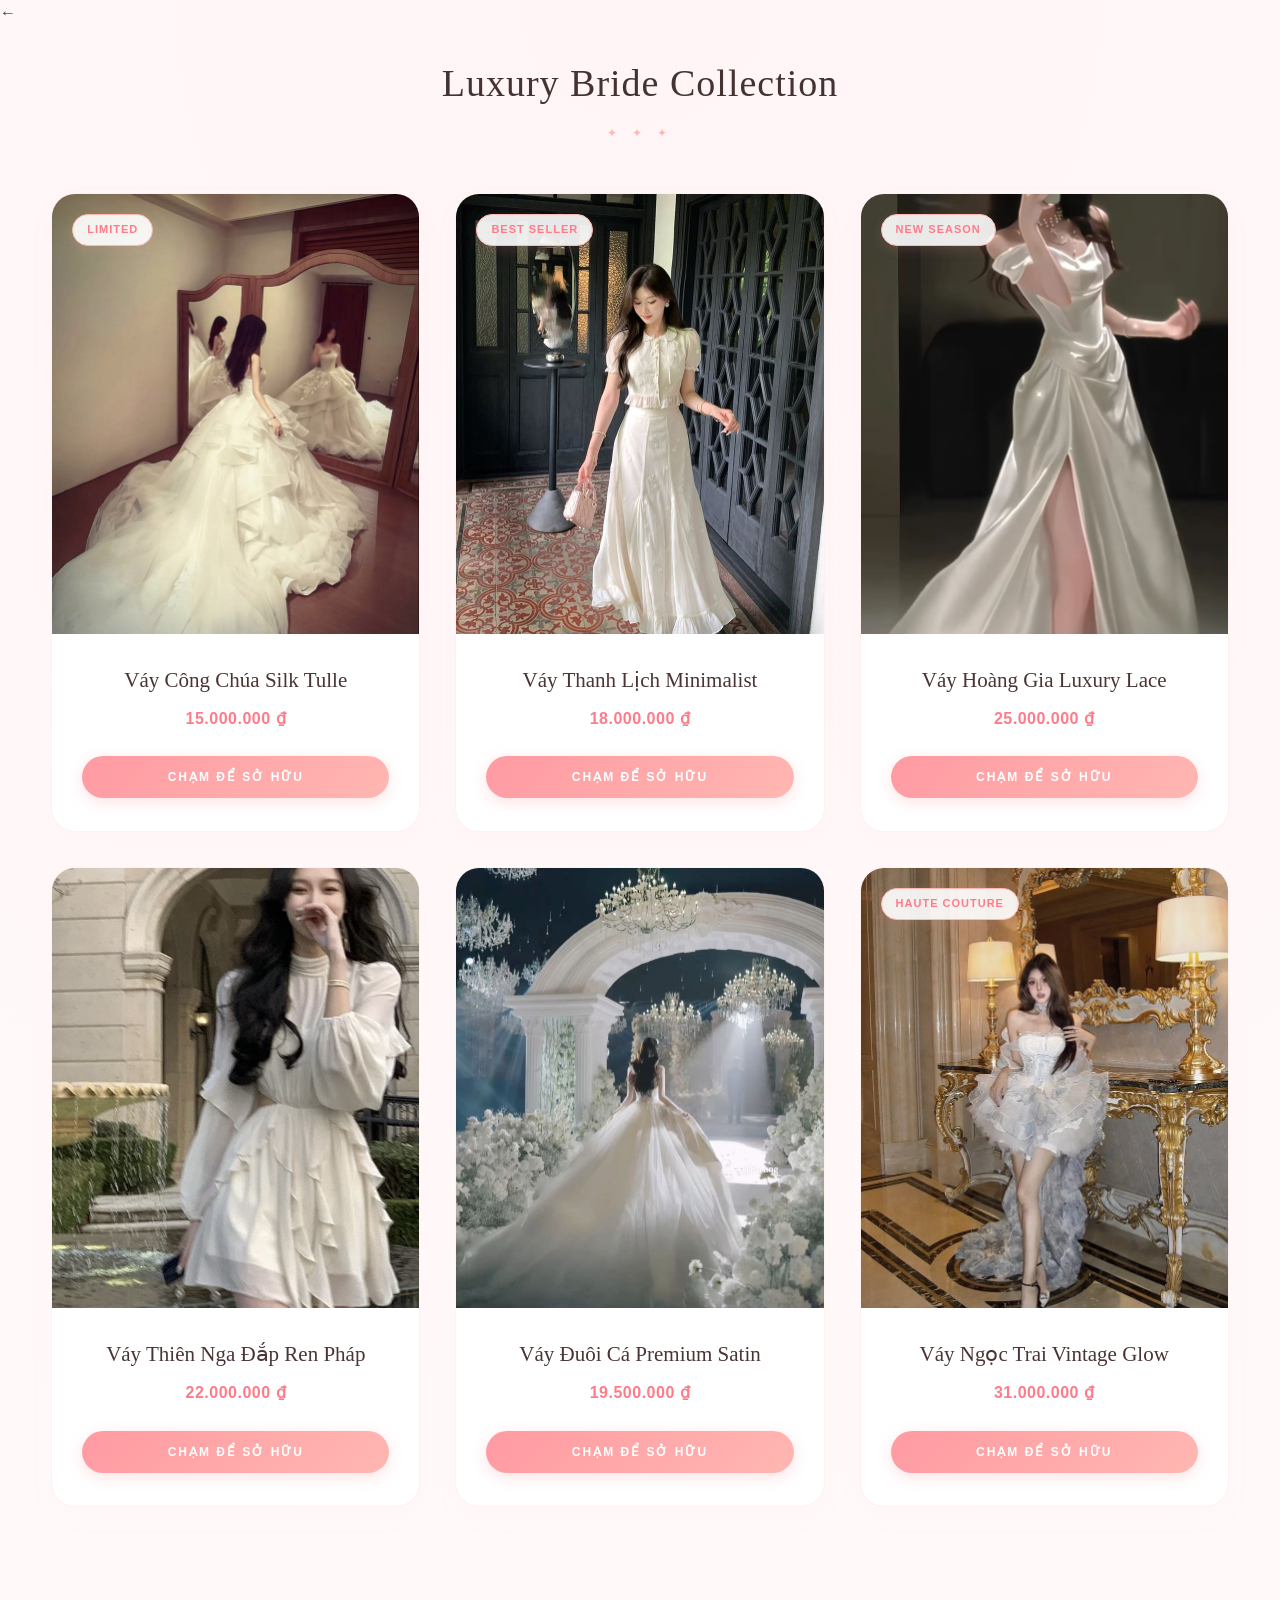
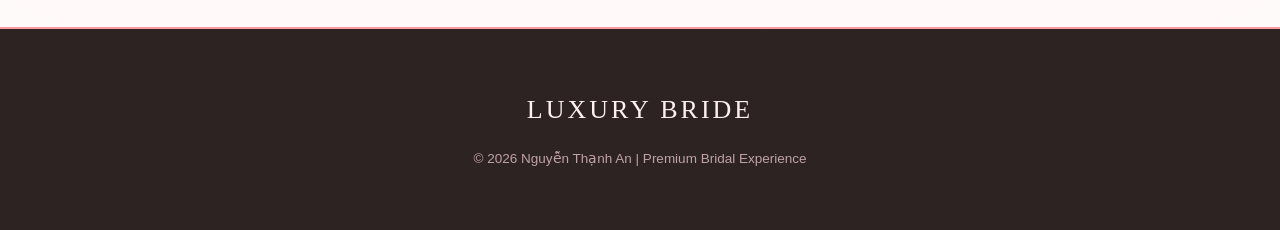
<file: bosutap.html>
<!DOCTYPE html>
<html lang="vi">
<link href="styles/default2.css" type="text/css" rel="stylesheet"/>
<!DOCTYPE html>
<html lang="vi">
<head>
    <meta charset="UTF-8">
    <meta name="viewport" content="width=device-width, initial-scale=1.0">
    <title>Luxury Collection - Luxury Bride</title>
    <link href="styles/default7.css" type="text/css" rel="stylesheet"/>
</head>
<body class="collection-body">

<div id="draggable-back-btn" class="floating-back-btn" onclick="goToHome(event)" title="Quay về trang chủ">
    <span>←</span>
</div>

<div class="title-block-luxury">
    <span class="subtitle">&nbsp;</span>
    <h2>Luxury Bride Collection</h2>
    <div class="divider-diamond">✦  ✦  ✦</div>
</div>

<section class="products-grid-premium">

    <div class="card-premium">
        <div class="img-wrapper"> 
            <span class="luxury-tag">Limited</span>
          <img src="image/2a9ccee4ad9227e139180ed3a18d23a5.jpg" alt="Váy Công Chúa"> 
        </div>
        <div class="card-details">
            <h3>Váy Công Chúa Silk Tulle</h3>
            <p class="price-tag">15.000.000 ₫</p>
            <div class="cta-wrapper">
                <button class="btn-luxury-init" onclick="showActions(this)">
                    <span>Chạm Để Sở Hữu</span>
              </button>
                <div class="action-luxury-group">
                    <button class="btn-luxury-confirm" onclick="location.href='lienhe.html'">Đặt Lịch Hẹn</button>
                    <button class="btn-luxury-cancel" onclick="hideActions(this)">Hủy</button>
                </div>
            </div>
        </div>
    </div>

    <div class="card-premium">
        <div class="img-wrapper">
            <span class="luxury-tag">Best Seller</span>
          <img src="image/54a3bb404f262476ec4366294cd08570.jpg" alt="Váy Thanh Lịch">
        </div>
        <div class="card-details">
            <h3>Váy Thanh Lịch Minimalist</h3>
            <p class="price-tag">18.000.000 ₫</p>
            <div class="cta-wrapper">
                <button class="btn-luxury-init" onclick="showActions(this)">
                    <span>Chạm Để Sở Hữu</span>
              </button>
                <div class="action-luxury-group">
                    <button class="btn-luxury-confirm" onclick="location.href='lienhe.html'">Đặt Lịch Hẹn</button>
                    <button class="btn-luxury-cancel" onclick="hideActions(this)">Hủy</button>
                </div>
            </div>
        </div>
    </div>

    <div class="card-premium">
        <div class="img-wrapper">
            <span class="luxury-tag">New Season</span>
          <img src="image/993f8fd9af822b2b621de5402b4a8a8f.jpg" alt="Váy Hoàng Gia">
        </div>
        <div class="card-details">
            <h3>Váy Hoàng Gia Luxury Lace</h3>
            <p class="price-tag">25.000.000 ₫</p>
            <div class="cta-wrapper">
                <button class="btn-luxury-init" onclick="showActions(this)">
                    <span>Chạm Để Sở Hữu</span>
              </button>
                <div class="action-luxury-group">
                    <button class="btn-luxury-confirm" onclick="location.href='lienhe.html'">Đặt Lịch Hẹn</button>
                    <button class="btn-luxury-cancel" onclick="hideActions(this)">Hủy</button>
                </div>
            </div>
        </div>
    </div>

    <div class="card-premium">
        <div class="img-wrapper">
          <img src="image/b13019320cb8586058aca950653006ed.jpg" alt="Váy Thiên Nga">
        </div>
        <div class="card-details">
            <h3>Váy Thiên Nga Đắp Ren Pháp</h3>
            <p class="price-tag">22.000.000 ₫</p>
            <div class="cta-wrapper">
                <button class="btn-luxury-init" onclick="showActions(this)">
                    <span>Chạm Để Sở Hữu</span>
              </button>
                <div class="action-luxury-group">
                    <button class="btn-luxury-confirm" onclick="location.href='lienhe.html'">Đặt Lịch Hẹn</button>
                    <button class="btn-luxury-cancel" onclick="hideActions(this)">Hủy</button>
                </div>
            </div>
        </div>
    </div>

    <div class="card-premium">
        <div class="img-wrapper">
          <img src="image/63dbc4bee4028893c3099323f4df61d8.jpg" alt="Váy Đuôi Cá">
        </div>
        <div class="card-details">
            <h3>Váy Đuôi Cá Premium Satin</h3>
            <p class="price-tag">19.500.000 ₫</p>
            <div class="cta-wrapper">
                <button class="btn-luxury-init" onclick="showActions(this)">
                    <span>Chạm Để Sở Hữu</span>
              </button>
                <div class="action-luxury-group">
                    <button class="btn-luxury-confirm" onclick="location.href='lienhe.html'">Đặt Lịch Hẹn</button>
                    <button class="btn-luxury-cancel" onclick="hideActions(this)">Hủy</button>
                </div>
            </div>
        </div>
    </div>

    <div class="card-premium">
        <div class="img-wrapper">
            <span class="luxury-tag">Haute Couture</span>
          <img src="image/6bbc26129280e254a7f8fd083cddbd79.jpg" alt="Váy Ngọc Trai">
        </div>
        <div class="card-details">
            <h3>Váy Ngọc Trai Vintage Glow</h3>
            <p class="price-tag">31.000.000 ₫</p>
            <div class="cta-wrapper">
                <button class="btn-luxury-init" onclick="showActions(this)">
                    <span>Chạm Để Sở Hữu</span>
              </button>
                <div class="action-luxury-group">
                    <button class="btn-luxury-confirm" onclick="location.href='lienhe.html'">Đặt Lịch Hẹn</button>
                    <button class="btn-luxury-cancel" onclick="hideActions(this)">Hủy</button>
                </div>
            </div>
        </div>
    </div>

</section>

<footer>
    <div class="footer-brand">Luxury Bride</div>
    © 2026 Nguyễn Thạnh An  | Premium Bridal Experience
</footer>

<script>
    // Thao tác ẩn hiện mượt mà
    function showActions(button) {
        button.style.opacity = '0';
        setTimeout(() => {
            button.style.display = 'none';
            const actionGroup = button.nextElementSibling;
            actionGroup.style.display = 'flex';
            setTimeout(() => actionGroup.style.opacity = '1', 50);
        }, 200);
    }

    function hideActions(button) {
        const actionGroup = button.parentElement;
        actionGroup.style.opacity = '0';
        setTimeout(() => {
            actionGroup.style.display = 'none';
            const initButton = actionGroup.previousElementSibling;
            initButton.style.display = 'block';
            setTimeout(() => initButton.style.opacity = '1', 50);
        }, 200);
    }

    // Logic Kéo thả nút Quay lại ổn định
    const dragBtn = document.getElementById("draggable-back-btn");
    let isDragging = false, hasMoved = false, offsetX, offsetY;

    function startDrag(e) {
        isDragging = true; hasMoved = false;
        dragBtn.style.transition = "none";
        const clientX = e.type === "touchstart" ? e.touches[0].clientX : e.clientX;
        const clientY = e.type === "touchstart" ? e.touches[0].clientY : e.clientY;
        offsetX = clientX - dragBtn.getBoundingClientRect().left;
        offsetY = clientY - dragBtn.getBoundingClientRect().top;
        document.addEventListener("mousemove", drag);
        document.addEventListener("touchmove", drag, { passive: false });
        document.addEventListener("mouseup", stopDrag);
        document.addEventListener("touchend", stopDrag);
    }

    function drag(e) {
        if (!isDragging) return; hasMoved = true;
        if (e.cancelable) e.preventDefault();
        const clientX = e.type === "touchmove" ? e.touches[0].clientX : e.clientX;
        const clientY = e.type === "touchmove" ? e.touches[0].clientY : e.clientY;
        let left = clientX - offsetX, top = clientY - offsetY;
        left = Math.max(10, Math.min(left, window.innerWidth - dragBtn.offsetWidth - 10));
        top = Math.max(10, Math.min(top, window.innerHeight - dragBtn.offsetHeight - 10));
        dragBtn.style.left = left + "px"; dragBtn.style.top = top + "px";
        dragBtn.style.right = "auto"; dragBtn.style.bottom = "auto";
    }

    function stopDrag() {
        isDragging = false;
        document.removeEventListener("mousemove", drag); document.removeEventListener("touchmove", drag);
    }

    function goToHome(e) {
        if (!hasMoved) location.href = 'trangchu.html';
    }
    dragBtn.addEventListener("mousedown", startDrag);
    dragBtn.addEventListener("touchstart", startDrag, { passive: true });
</script>

</body>
</html>
</file>
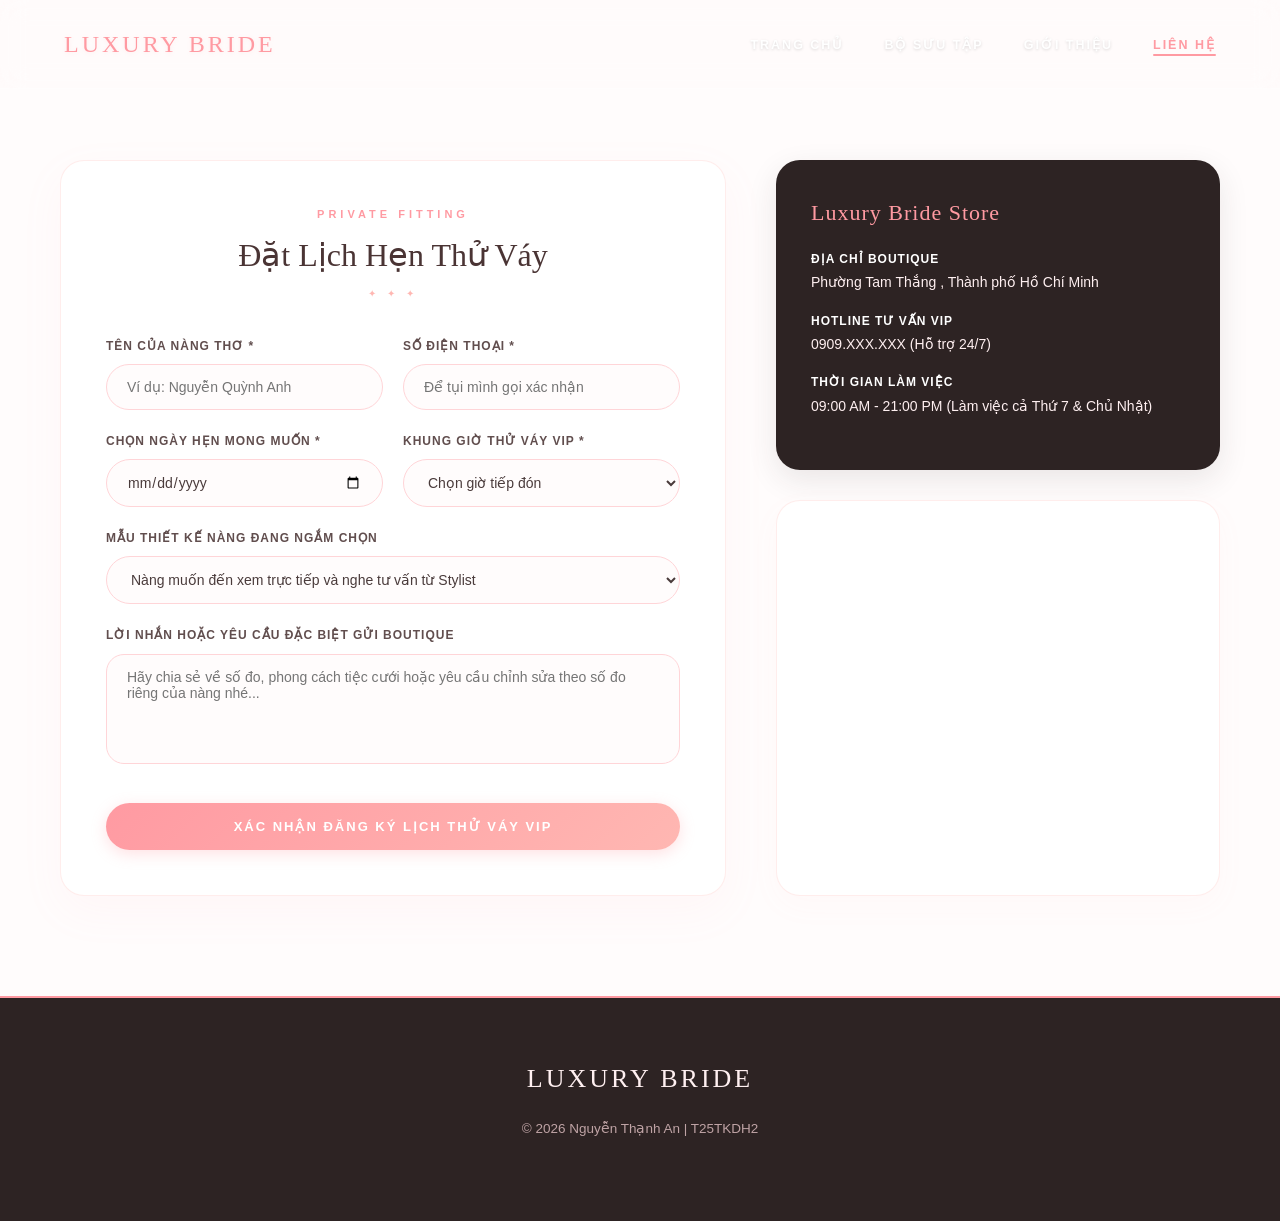
<file: dat.html>
<!DOCTYPE html>
<html lang="vi">
<head>
    <meta charset="UTF-8">
    <meta name="viewport" content="width=device-width, initial-scale=1.0">
    <title>Đặt Lịch Hẹn Thử Váy VIP - Luxury Bride</title>
    <link href="styles/default7.css" type="text/css" rel="stylesheet"/>
    
    <style>
        /* ==========================================================================
           🌸 TRỌN BỘ ĐỊNH DẠNG THANH MENU & LAYOUT KHÔNG GIAN ĐẶT LỊCH HẸN
           ========================================================================== */
        
        * {
            margin: 0;
            padding: 0;
            box-sizing: border-box;
            font-family: 'Segoe UI', Tahoma, Geneva, Verdana, sans-serif;
        }

        body {
            background: #fffcfc;
            color: #4a3b3b;
            line-height: 1.6;
            -webkit-font-smoothing: antialiased;
        }

        /* --- THANH MENU THỜI THƯỢNG (STICKY GLASS NAVBAR) --- */
        .navbar {
            position: fixed;
            top: 0; left: 0; width: 100%;
            z-index: 999;
            padding: 25px 0;
            background: rgba(255, 245, 245, 0.15);
            border-bottom: 1px solid rgba(255, 255, 255, 0.2);
            backdrop-filter: blur(12px);
            -webkit-backdrop-filter: blur(12px);
            transition: all 0.4s cubic-bezier(0.16, 1, 0.3, 1);
        }

        /* Khi cuộn trang hoặc ở trạng thái cố định của trang con */
        .navbar.scrolled {
            padding: 14px 0;
            background: rgba(255, 255, 255, 0.88) !important; 
            backdrop-filter: blur(20px) !important;
            -webkit-backdrop-filter: blur(20px) !important;
            box-shadow: 0 10px 40px rgba(255, 154, 162, 0.08) !important;
            border-bottom: 1px solid rgba(255, 183, 178, 0.3);
        }

        .nav-container {
            width: 90%;
            max-width: 1200px;
            margin: auto;
            display: flex;
            justify-content: space-between;
            align-items: center;
        }

        .nav-logo {
            font-family: 'Playfair Display', Georgia, serif;
            font-size: 24px;
            color: #ff9aa2;
            text-decoration: none;
            letter-spacing: 3px;
            text-transform: uppercase;
            font-weight: 400;
            text-shadow: 0 1px 4px rgba(255, 154, 162, 0.15);
            transition: color 0.3s ease;
        }

        .navbar.scrolled .nav-logo {
            color: #ff7b89; /* Hồng đậm nét quý phái khi cuộn */
        }

        .nav-menu {
            display: flex;
            align-items: center;
            list-style: none;
            gap: 40px;
        }

        .nav-menu a {
            text-decoration: none;
            color: #ffffff; /* Màu chữ trắng sang trọng lúc ban đầu */
            text-shadow: 0 1px 3px rgba(0, 0, 0, 0.15);
            font-size: 12.5px;
            font-weight: 600;
            text-transform: uppercase;
            letter-spacing: 2px;
            transition: all 0.3s ease;
            position: relative;
            padding-bottom: 4px;
        }

        /* Chuyển chữ sang màu tối dịu khi menu đổi màu nền */
        .navbar.scrolled .nav-menu a {
            color: #614e4e;
            text-shadow: none;
        }

        .nav-menu a:hover, 
        .nav-menu a.active {
            color: #ff9aa2 !important;
            text-shadow: none;
        }

        /* Thanh gạch chân mượt mà dưới menu */
        .nav-menu a::after {
            content: '';
            position: absolute;
            bottom: 0; left: 0; width: 0; height: 2px;
            background: #ff9aa2;
            border-radius: 2px;
            transition: width 0.3s ease;
        }

        .nav-menu a:hover::after,
        .nav-menu a.active::after {
            width: 100%;
        }

        /* --- BỐ CỤC KHÔNG GIAN ĐẶT LỊCH --- */
        .booking-wrapper {
            max-width: 1200px;
            margin: 160px auto 100px;
            padding: 0 20px;
            display: grid;
            grid-template-columns: 1.2fr 0.8fr;
            gap: 50px;
        }

        /* VÙNG BÊN TRÁI: KHUNG FORM TRẮNG SANG TRỌNG */
        .booking-form-card {
            background: #ffffff;
            padding: 45px;
            border-radius: 24px;
            border: 1px solid rgba(255, 183, 178, 0.25);
            box-shadow: 0 15px 45px rgba(255, 154, 162, 0.06);
        }

        .booking-heading {
            text-align: center;
            margin-bottom: 35px;
        }

        .booking-heading span {
            font-size: 11px;
            letter-spacing: 4px;
            text-transform: uppercase;
            color: #ff9aa2;
            font-weight: 600;
            display: block;
            margin-bottom: 6px;
        }

        .booking-heading h2 {
            font-family: 'Playfair Display', Georgia, serif;
            font-size: 32px;
            color: #4a3434;
            font-weight: 400;
        }

        .form-row-double {
            display: grid;
            grid-template-columns: 1fr 1fr;
            gap: 20px;
        }

        .form-group-premium {
            margin-bottom: 22px;
        }

        .form-group-premium label {
            display: block;
            font-size: 12px;
            font-weight: 600;
            margin-bottom: 8px;
            color: #614e4e;
            text-transform: uppercase;
            letter-spacing: 1px;
        }

        .form-input-premium {
            width: 100%;
            padding: 14px 20px;
            border-radius: 30px;
            border: 1px solid #ffd5d8;
            outline: none;
            font-size: 14px;
            color: #4a3b3b;
            background: #fffcfc;
            transition: all 0.3s ease;
        }

        .form-input-premium:focus {
            border-color: #ff9aa2;
            background: #ffffff;
            box-shadow: 0 0 12px rgba(255, 154, 162, 0.15);
        }

        select.form-input-premium {
            cursor: pointer;
        }

        textarea.form-input-premium {
            border-radius: 18px;
            resize: none;
            height: 110px;
        }

        /* NÚT BẤM GỬI YÊU CẦU HOÀNG GIA */
        .btn-booking-submit {
            width: 100%;
            padding: 16px;
            background: linear-gradient(135deg, #ff9aa2, #ffb7b2);
            color: white;
            border: none;
            border-radius: 30px;
            font-size: 13px;
            font-weight: 600;
            text-transform: uppercase;
            letter-spacing: 2px;
            cursor: pointer;
            box-shadow: 0 4px 15px rgba(255, 154, 162, 0.3);
            transition: all 0.3s cubic-bezier(0.16, 1, 0.3, 1);
            margin-top: 10px;
        }

        .btn-booking-submit:hover {
            background: linear-gradient(135deg, #ffb7b2, #ff9aa2);
            transform: translateY(-2px);
            box-shadow: 0 8px 25px rgba(255, 154, 162, 0.5);
        }

        /* VÙNG BÊN PHẢI: SIDEBAR THÔNG TIN CỬA HÀNG */
        .booking-info-sidebar {
            display: flex;
            flex-direction: column;
            gap: 30px;
        }

        .info-card-premium {
            background: #2d2323; /* Nâu chocolate quý phái */
            color: #fff0f1;
            padding: 35px;
            border-radius: 24px;
            box-shadow: 0 10px 30px rgba(45, 35, 35, 0.1);
        }

        .info-card-premium h3 {
            font-family: 'Playfair Display', Georgia, serif;
            font-size: 22px;
            margin-bottom: 20px;
            font-weight: 400;
            color: #ff9aa2;
            letter-spacing: 1px;
        }

        .info-item {
            margin-bottom: 18px;
            font-size: 14px;
            line-height: 1.6;
        }

        .info-item strong {
            color: #ffffff;
            display: block;
            font-size: 12px;
            text-transform: uppercase;
            letter-spacing: 1px;
            margin-bottom: 2px;
        }

        /* BẢN ĐỒ KHUNG GOOGLE MAPS */
        .map-card-premium {
            background: #ffffff;
            border-radius: 24px;
            overflow: hidden;
            border: 1px solid rgba(255, 183, 178, 0.25);
            height: 100%;
            min-height: 280px;
            box-shadow: 0 10px 30px rgba(255, 154, 162, 0.04);
        }

        .map-card-premium iframe {
            width: 100%;
            height: 100%;
            border: none;
        }

        /* --- FOOTER CHÂN TRANG --- */
        footer {
            background: #2d2323;
            color: #bfa3a5;
            text-align: center;
            padding: 60px 20px;
            font-size: 13.5px;
            border-top: 2px solid #ff9aa2;
        }

        .footer-brand {
            font-family: 'Playfair Display', Georgia, serif;
            font-size: 26px;
            color: #fff0f1;
            margin-bottom: 18px;
            text-transform: uppercase;
            letter-spacing: 3px;
        }

        /* ==========================================================================
           🌸 ĐÁP ỨNG GIAO DIỆN DI ĐỘNG (RESPONSIVE)
           ========================================================================== */
        @media (max-width: 992px) {
            .navbar { background: rgba(255, 255, 255, 0.98); padding: 15px 0; }
            .navbar:not(.scrolled) .nav-menu a { color: #614e4e; text-shadow: none; }
            .nav-container { flex-direction: column; gap: 8px; }
            .nav-menu { gap: 20px; }
            .booking-wrapper {
                grid-template-columns: 1fr;
                margin-top: 140px;
                gap: 40px;
            }
        }

        @media (max-width: 576px) {
            .booking-form-card { padding: 25px 20px; }
            .form-row-double { grid-template-columns: 1fr; gap: 0; }
            .booking-heading h2 { font-size: 26px; }
        }
    </style>
</head>
<body>

<nav class="navbar scrolled" id="mainNavbar">
    <div class="nav-container">
        <a href="index.html" class="nav-logo">Luxury Bride</a>
        <ul class="nav-menu">
            <li><a href="trangchu.html">Trang Chủ</a></li>
            <li><a href="sanpham.html">Bộ Sưu Tập</a></li>
            <li><a href="gioithieu.html">Giới Thiệu</a></li>
            <li><a href="lienhe.html" class="active">Liên Hệ</a></li>
        </ul>
    </div>
</nav>

<main class="booking-wrapper">
    
    <section class="booking-form-card">
        <div class="booking-heading">
            <span>Private Fitting</span>
            <h2>Đặt Lịch Hẹn Thử Váy</h2>
            <div style="color: #ffb7b2; font-size: 10px; margin-top: 5px; letter-spacing: 4px;">✦  ✦  ✦</div>
        </div>

        <form id="luxuryFittingForm" onsubmit="executeBooking(event)">
            
            <div class="form-row-double">
                <div class="form-group-premium">
                    <label>Tên của nàng thơ *</label>
                    <input type="text" class="form-input-premium" placeholder="Ví dụ: Nguyễn Quỳnh Anh" required>
                </div>
                <div class="form-group-premium">
                    <label>Số điện thoại *</label>
                    <input type="tel" class="form-input-premium" placeholder="Để tụi mình gọi xác nhận" required>
                </div>
            </div>

            <div class="form-row-double">
                <div class="form-group-premium">
                    <label>Chọn ngày hẹn mong muốn *</label>
                    <input type="date" class="form-input-premium" id="appointmentDate" required>
                </div>
                <div class="form-group-premium">
                    <label>Khung giờ thử váy VIP *</label>
                    <select class="form-input-premium" required>
                        <option value="" disabled selected>Chọn giờ tiếp đón</option>
                        <option value="09:00">09:00 AM - 11:00 AM</option>
                        <option value="11:00">11:00 AM - 13:00 PM</option>
                        <option value="14:00">14:00 PM - 16:00 PM</option>
                        <option value="16:00">16:00 PM - 18:00 PM</option>
                        <option value="18:00">18:00 PM - 20:00 PM (Khung giờ Vàng)</option>
                    </select>
                </div>
            </div>

            <div class="form-group-premium">
                <label>Mẫu thiết kế nàng đang ngắm chọn</label>
                <select class="form-input-premium">
                    <option value="none">Nàng muốn đến xem trực tiếp và nghe tư vấn từ Stylist</option>
                    <option value="princess">Váy Công Chúa Silk Tulle — 15.000.000 ₫</option>
                    <option value="mermaid">Váy Đuôi Cá Premium Satin — 19.500.000 ₫</option>
                    <option value="lace">Váy Cưới Vintage French Lace — 22.000.000 ₫</option>
                    <option value="swan">Váy Thiên Nga Đắp Ren Pháp — 22.000.000 ₫</option>
                    <option value="minimalist">Váy Thanh Lịch Minimalist — 18.000.000 ₫</option>
                    <option value="pearl">Váy Ngọc Trai Vintage Glow — 31.000.000 ₫</option>
                </select>
            </div>

            <div class="form-group-premium">
                <label>Lời nhắn hoặc yêu cầu đặc biệt gửi Boutique</label>
                <textarea class="form-input-premium" placeholder="Hãy chia sẻ về số đo, phong cách tiệc cưới hoặc yêu cầu chỉnh sửa theo số đo riêng của nàng nhé..."></textarea>
            </div>

            <button type="submit" class="btn-booking-submit">Xác Nhận Đăng KÝ LỊCH THỬ VÁY VIP</button>
        </form>
    </section>

    <aside class="booking-info-sidebar">
        
        <div class="info-card-premium">
            <h3>Luxury Bride Store</h3>
            
            <div class="info-item">
                <strong>Địa chỉ Boutique</strong>
              Phường Tam Thắng   , Thành phố Hồ Chí Minh
          </div>
            
            <div class="info-item">
                <strong>Hotline tư vấn VIP</strong>
                0909.XXX.XXX (Hỗ trợ 24/7)
            </div>

            <div class="info-item">
                <strong>Thời gian làm việc</strong>
                09:00 AM - 21:00 PM (Làm việc cả Thứ 7 & Chủ Nhật)
            </div>
        </div>

        <div class="map-card-premium">
            <iframe src="https://www.google.com/maps/embed?pb=!1m18!1m12!1m3!1d3919.4241674431005!2d106.7001402!3d10.7787961!2m3!1f0!2f0!3f0!3m2!1i1024!2i768!4f13.1!3m3!1m2!1s0x31752f46fe3144eb%3A0x7d6a5c1e7a57a1b4!2zQuG6v24gTmdow6ksIFF14bqtbiAxLCBUaMOgbmggcGjhu5EgSOG7kyBDaMOtIE1pbmgsIFZp4buHdCBOYW0!5e0!3m2!1svi!2s!4v1700000000000" allowfullscreen="" loading="lazy" referrerpolicy="no-referrer-when-downgrade"></iframe>
        </div>

    </aside>
</main>

<footer>
    <div class="footer-brand">Luxury Bride</div>
  <p>© 2026 Nguyễn Thạnh An | T25TKDH2</p>
    <p>&nbsp;</p>
</footer>

<script>
    // Kiểm soát không cho đặt lịch lùi về quá khứ
    const todaySetting = new Date().toISOString().split('T')[0];
    document.getElementById('appointmentDate').setAttribute('min', todaySetting);

    // Kịch bản xử lý hiệu ứng đổi thanh menu mượt mà khi cuộn trang
    window.addEventListener('scroll', function() {
        const navbar = document.getElementById('mainNavbar');
        if (window.scrollY > 20) {
            navbar.classList.add('scrolled');
        } else {
            // Vẫn giữ lại cấu trúc nền mờ tinh khiết của trang liên hệ
            navbar.classList.add('scrolled'); 
        }
    });

    // Hàm thực thi gửi form và phản hồi nàng thơ
    function executeBooking(event) {
        event.preventDefault();
        alert("✨ Thật tuyệt vời! Lịch hẹn thử váy VIP của nàng đã được gửi tới hệ thống.\n\nĐội ngũ Stylist riêng của Luxury Bride sẽ liên hệ trực tiếp với nàng qua số điện thoại để chốt khung giờ đón tiếp chu đáo nhất trong 15 phút tới nhé! 🌸");
        document.getElementById("luxuryFittingForm").reset();
    }
</script>

<script src="scrite/taitrang5.js" type="text/javascript"></script>
</body>
</html>
</file>
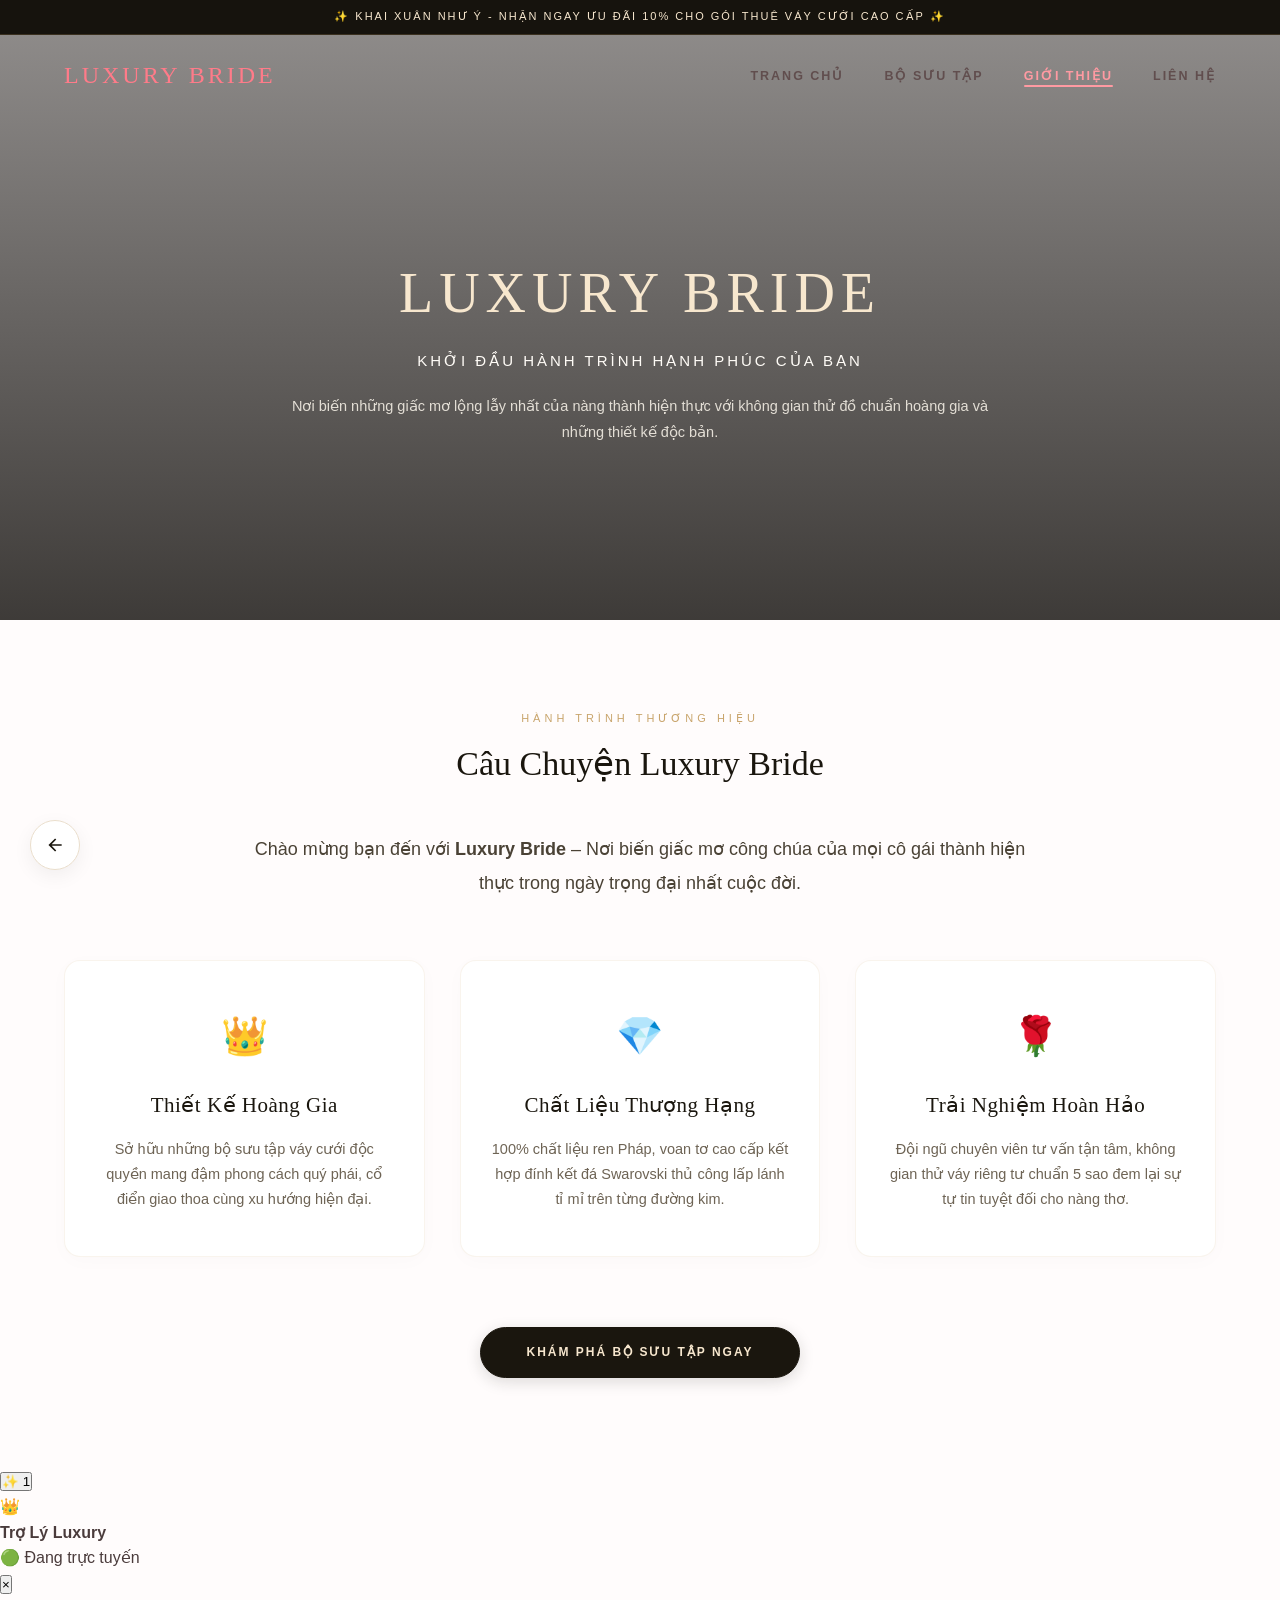
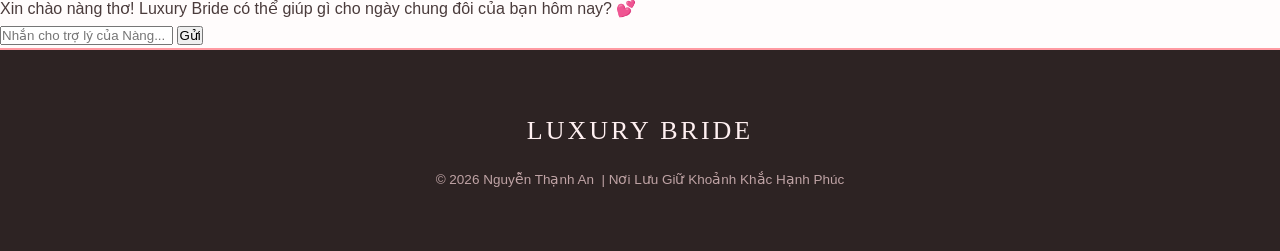
<file: gioithieu.html>
<!DOCTYPE html>
<html lang="vi">
<link href="styles/default4.css" type="text/css" rel="stylesheet"/>
<!DOCTYPE html>
<html lang="vi">
<head>
    <meta charset="UTF-8">
    <meta name="viewport" content="width=device-width, initial-scale=1.0">
    <title>Giới Thiệu - Luxury Bride</title>
    <link href="styles/default7.css" type="text/css" rel="stylesheet"/>
</head>
<body>

    <div class="top-bar">
        <span>✨ Khai xuân như ý - Nhận ngay ưu đãi 10% cho gói thuê váy cưới cao cấp ✨</span>
    </div>

    <nav class="navbar">
        <div class="nav-container">
            <a href="trangchu.html" class="nav-logo">Luxury Bride</a>
            <ul class="nav-menu">
                <li><a href="trangchu.html">Trang Chủ</a></li>
                <li><a href="sanpham.html">Bộ Sưu Tập</a></li>
                <li><a href="gioithieu.html" class="active">Giới Thiệu</a></li>
                <li><a href="lienhe.html">Liên Hệ</a></li>
            </ul>
        </div>
    </nav>

<a href="trangchu.html" class="btn-back-floating" id="draggableBackBtn" title="Quay về trang chủ">
        <svg viewBox="0 0 24 24">
            <path d="M20,11V13H8L13.5,18.5L12.08,19.92L4.16,12L12.08,4.08L13.5,5.5L8,11H20Z" />
        </svg>
    </a>

    <header class="luxury-header">
        <div class="header-bg"></div>
        <div class="header-overlay"></div>
        <div class="banner">
            <h1>Luxury Bride</h1>
            <div class="divider-line"></div>
            <p class="tagline">Khởi Đầu Hành Trình Hạnh Phúc Của Bạn</p>
            <p class="sub-title">Nơi biến những giấc mơ lộng lẫy nhất của nàng thành hiện thực với không gian thử đồ chuẩn hoàng gia và những thiết kế độc bản.</p>
        </div>
    </header>

    <section class="gioithieu">
        <div class="title-block">
            <span class="subtitle">Hành trình thương hiệu</span>
          <h2>Câu Chuyện Luxury Bride</h2>
        </div>
        
        <p class="intro-lead">
            Chào mừng bạn đến với <b>Luxury Bride</b> – Nơi biến giấc mơ công chúa của mọi cô gái thành hiện thực trong ngày trọng đại nhất cuộc đời.
        </p>

        <div class="features-grid">
            <div class="feature-card">
                <span class="feature-icon">👑</span>
                <h3>Thiết Kế Hoàng Gia</h3>
                <p>Sở hữu những bộ sưu tập váy cưới độc quyền mang đậm phong cách quý phái, cổ điển giao thoa cùng xu hướng hiện đại.</p>
            </div>

            <div class="feature-card">
                <span class="feature-icon">💎</span>
                <h3>Chất Liệu Thượng Hạng</h3>
                <p>100% chất liệu ren Pháp, voan tơ cao cấp kết hợp đính kết đá Swarovski thủ công lấp lánh tỉ mỉ trên từng đường kim.</p>
            </div>

            <div class="feature-card">
                <span class="feature-icon">🌹</span>
                <h3>Trải Nghiệm Hoàn Hảo</h3>
                <p>Đội ngũ chuyên viên tư vấn tận tâm, không gian thử váy riêng tư chuẩn 5 sao đem lại sự tự tin tuyệt đối cho nàng thơ.</p>
            </div>
        </div>

        <div class="explore-action">
            <a href="sanpham.html" class="btn-explore">Khám Phá Bộ Sưu Tập Ngay</a>
        </div>
    </section>

    <div class="ai-assistant-widget">
        <button class="ai-toggle-btn" id="chatTrigger" onclick="toggleChat(event)">
            <span class="ai-icon">✨</span>
            <span class="ai-badge">1</span>
        </button>
        
      <div class="ai-chat-box" id="chatBox">
            <div class="ai-chat-header" id="chatHeader">
                <div class="ai-avatar">👑</div>
                <div class="ai-status-info">
                    <h4>Trợ Lý Luxury</h4>
                    <p>🟢 Đang trực tuyến</p>
                </div>
                <button class="ai-close-btn" onclick="toggleChat(event)">×</button>
            </div>
            <div class="ai-chat-body" id="chatMessages">
                <div class="ai-msg bot">
                    Xin chào nàng thơ! Luxury Bride có thể giúp gì cho ngày chung đôi của bạn hôm nay? 💕
              </div>
            </div>
            <div class="ai-chat-footer">
                <input type="text" id="chatInput" placeholder="Nhắn cho trợ lý của Nàng..." onkeypress="handleKeyPress(event)">
                <button onclick="sendMessage()">Gửi</button>
            </div>
        </div>
    </div>

    <footer>
        <div class="footer-brand">Luxury Bride</div>
        <p>© 2026 Nguyễn Thạnh An&nbsp; | Nơi Lưu Giữ Khoảnh Khắc Hạnh Phúc</p>
    </footer>

    <script src="scrite/taitrang5.js" type="text/javascript"></script>
    
    <script>
        document.addEventListener("DOMContentLoaded", function () {
            // --- 1. XỬ LÝ KÉO THẢ NÚT QUAY LẠI TỰ HÚT THÔNG MINH ---
            const dragBtn = document.getElementById("draggableBackBtn");
            if (dragBtn) {
                let isDragging = false;
                let startX, startY, initialX, initialY;
                let hasMoved = false;

                function dragStart(e) {
                    isDragging = true;
                    hasMoved = false;
                    const clientX = e.touches ? e.touches[0].clientX : e.clientX;
                    const clientY = e.touches ? e.touches[0].clientY : e.clientY;
                    startX = clientX;
                    startY = clientY;
                    const rect = dragBtn.getBoundingClientRect();
                    initialX = rect.left;
                    initialY = rect.top;
                    dragBtn.style.transition = "none";
                }

                function dragging(e) {
                    if (!isDragging) return;
                    const clientX = e.touches ? e.touches[0].clientX : e.clientX;
                    const clientY = e.touches ? e.touches[0].clientY : e.clientY;
                    const deltaX = clientX - startX;
                    const deltaY = clientY - startY;

                    if (Math.abs(deltaX) > 5 || Math.abs(deltaY) > 5) {
                        hasMoved = true;
                    }

                    let newX = initialX + deltaX;
                    let newY = initialY + deltaY;

                    const padding = 15;
                    const maxX = window.innerWidth - dragBtn.offsetWidth - padding;
                    const maxY = window.innerHeight - dragBtn.offsetHeight - padding;

                    if (newX < padding) newX = padding;
                    if (newX > maxX) newX = maxX;
                    if (newY < padding) newY = padding;
                    if (newY > maxY) newY = maxY;

                    dragBtn.style.left = newX + "px";
                    dragBtn.style.top = newY + "px";
                    dragBtn.style.bottom = "auto";
                    dragBtn.style.right = "auto";
                }

                function dragEnd() {
                    if (!isDragging) return;
                    isDragging = false;
                    dragBtn.style.transition = "all 0.4s cubic-bezier(0.16, 1, 0.3, 1)";

                    const rect = dragBtn.getBoundingClientRect();
                    const screenWidth = window.innerWidth;
                    const btnWidth = dragBtn.offsetWidth;
                    const padding = 20;

                    if (rect.left + btnWidth / 2 < screenWidth / 2) {
                        dragBtn.style.left = padding + "px";
                    } else {
                        dragBtn.style.left = (screenWidth - btnWidth - padding) + "px";
                    }
                }

                dragBtn.addEventListener("click", function (e) {
                    if (hasMoved) e.preventDefault();
                });

                dragBtn.addEventListener("mousedown", dragStart);
                document.addEventListener("mousemove", dragging);
                document.addEventListener("mouseup", dragEnd);
                dragBtn.addEventListener("touchstart", dragStart, { passive: true });
                document.addEventListener("touchmove", dragging, { passive: false });
                document.addEventListener("touchend", dragEnd);
            }
        });

        // --- 2. XỬ LÝ HOẠT ĐỘNG CHATBOX ĐỒNG BỘ ---
        function toggleChat(event) {
            if(event) event.stopPropagation();
            const chatBox = document.getElementById("chatBox");
            const badge = document.querySelector(".ai-badge");
            
            if (chatBox) {
                chatBox.classList.toggle("open");
                if (badge) badge.style.display = 'none';
                
                if (chatBox.classList.contains("open")) {
                    setTimeout(() => {
                        const msgArea = document.getElementById("chatMessages");
                        msgArea.scrollTop = msgArea.scrollHeight;
                    }, 300);
                }
            }
        }

        function sendMessage() {
            const input = document.getElementById("chatInput");
            const messageText = input.value.trim();
            if (messageText === "") return;

            const chatMessages = document.getElementById("chatMessages");

            // Tạo bong bóng chat user
            const userMsg = document.createElement("div");
            userMsg.className = "ai-msg user";
            userMsg.innerText = messageText;
            chatMessages.appendChild(userMsg);

            input.value = "";
            chatMessages.scrollTop = chatMessages.scrollHeight;

            // Phản hồi tự động hoàng gia
            setTimeout(() => {
                const botMsg = document.createElement("div");
                botMsg.className = "ai-msg bot";
                botMsg.innerText = "Cảm ơn nàng thơ đã chia sẻ. Chuyên viên tư vấn Luxury Bride sẽ liên hệ trực tiếp hỗ trợ nàng ngay trong ít phút nhé! ✨";
                chatMessages.appendChild(botMsg);
                chatMessages.scrollTop = chatMessages.scrollHeight;
            }, 1000);
        }

        function handleKeyPress(event) {
            if (event.key === "Enter") {
                sendMessage();
            }
        }
    </script>
</body>
</html>
</file>
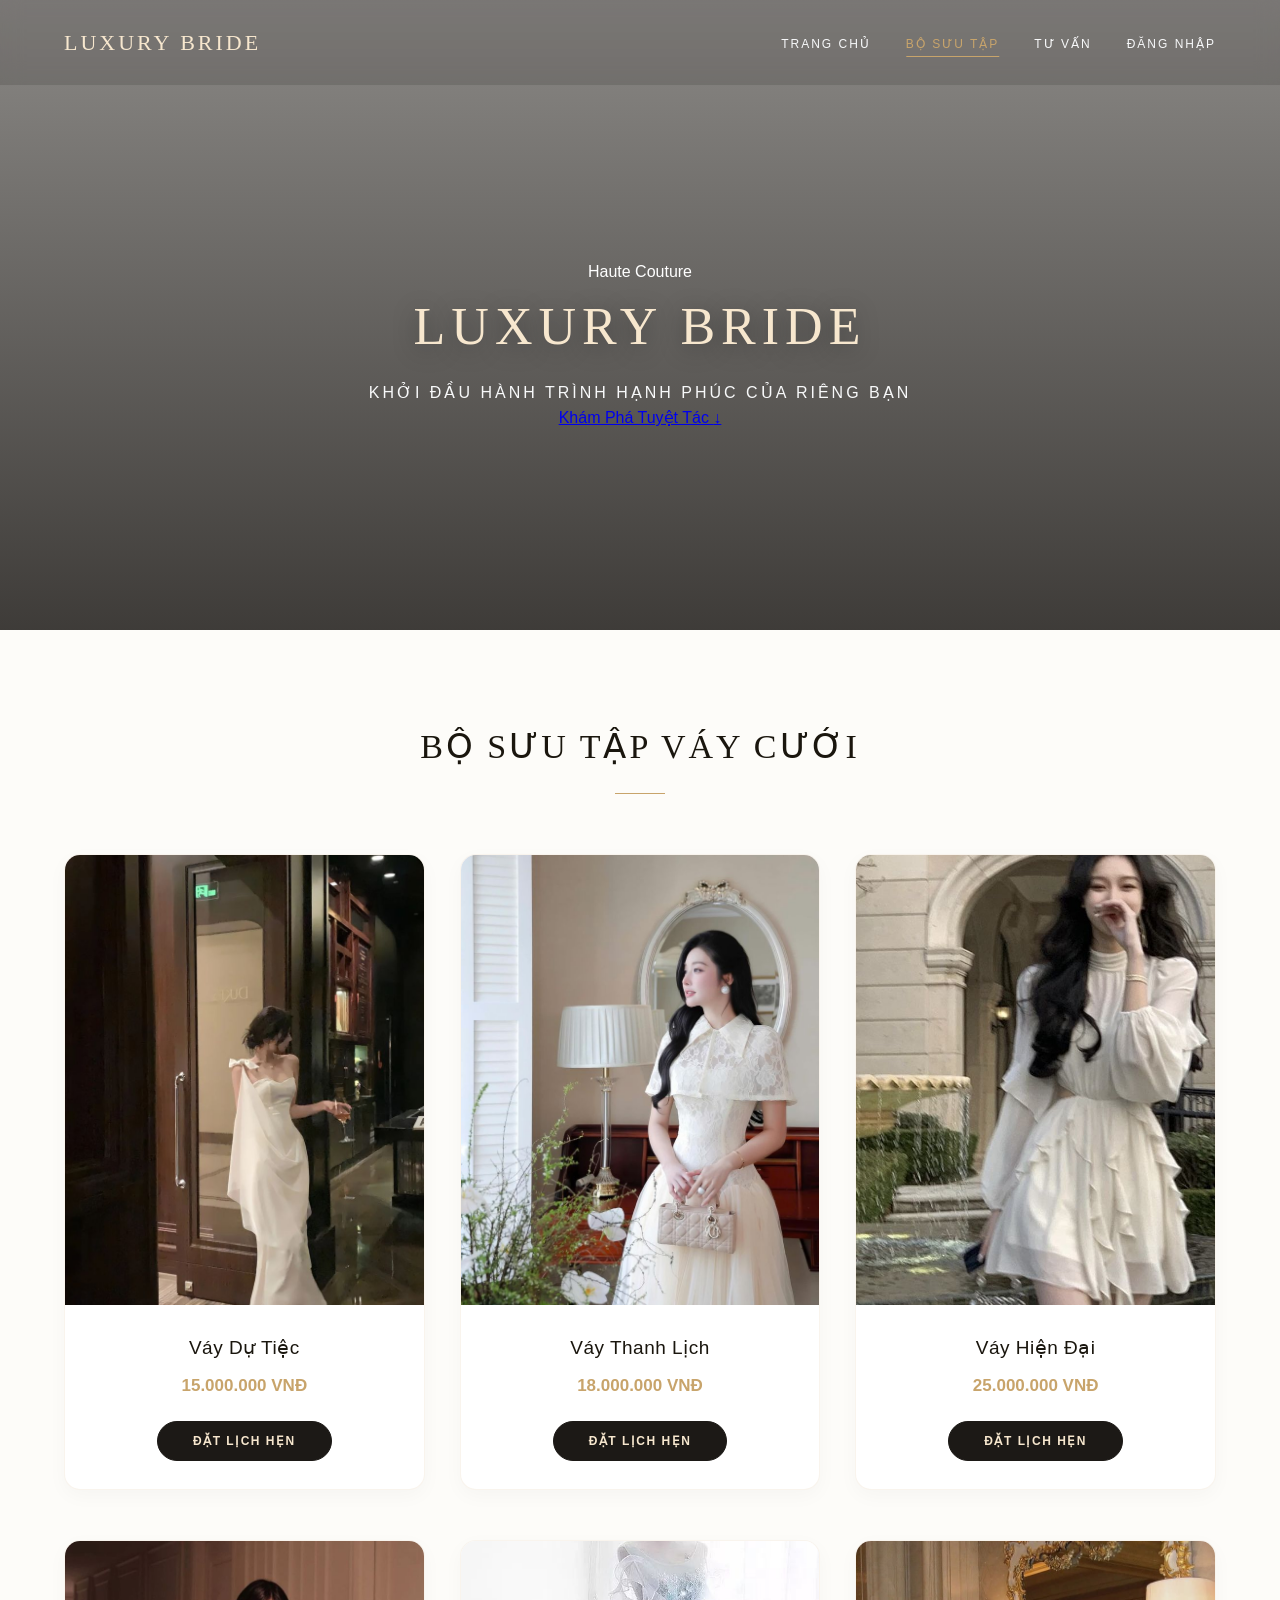
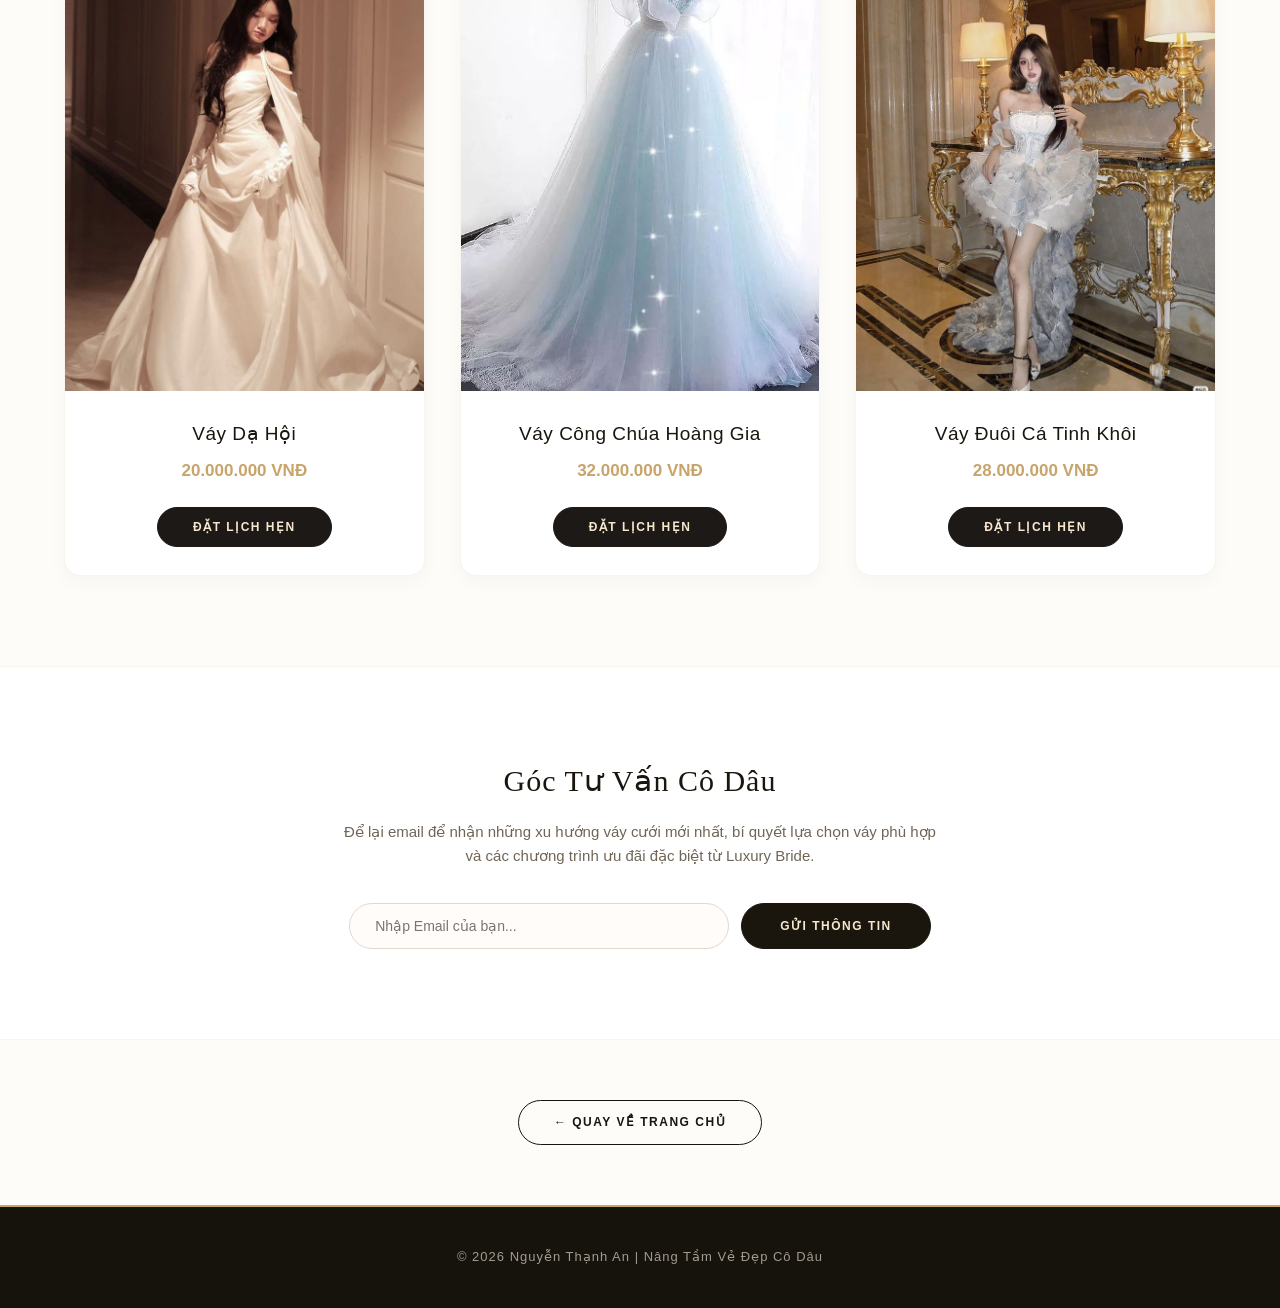
<file: sanpham.html>
<!DOCTYPE html>
<html lang="vi">
<link href="styles/default6.css" type="text/css" rel="stylesheet"/>
<script src="scrite/taitrang4.js" type="text/javascript"></script>
<!DOCTYPE html>
<html lang="vi">
<head>
    <meta charset="UTF-8">
    <meta name="viewport" content="width=device-width, initial-scale=1.0">
    <title>Bộ Sưu Tập Váy Cưới - Luxury Bride</title>
    <link rel="stylesheet" href="styles/default6.css">
</head>
<body>

<nav class="navbar">
    <div class="nav-container">
        <a href="trangchu.html" class="nav-logo">Luxury Bride</a>
        <ul class="nav-menu">
            <li><a href="trangchu.html">Trang Chủ</a></li>
            <li><a href="#" class="active">Bộ Sưu Tập</a></li>
            <li><a href="#email-box" onclick="cuonDenDatHen()">Tư Vấn</a></li>
            <li><a href="đangnhap.html" class="nav-btn">Đăng Nhập</a></li>
        </ul>
    </div>
</nav>

<header id="top-page">
    <div class="header-bg"></div>
    <div class="header-overlay"></div>
  <div class="header-content">
        <span class="sub-title">Haute Couture</span>
        <h1>Luxury Bride</h1>
        <div class="divider-line"></div>
        <p>Khởi đầu hành trình hạnh phúc của riêng bạn</p>
        <a href="#bst-section" class="header-scroll-btn">Khám Phá Tuyệt Tác <span class="arrow">↓</span></a>
    </div>
</header>

<div class="title" id="bst-section">
    <h2>Bộ Sưu Tập Váy Cưới</h2>
</div>

<section class="products">

    <div class="card">
        <div class="img-container">
            <img src="image/e9e9f6b908ea4ca2c519615114ffa78a.jpg" alt="Váy dự tiệc">
        </div>
        <div class="card-content">
            <h3>Váy Dự Tiệc</h3>
            <p>15.000.000 VNĐ</p>
            <button onclick="cuonDenDatHen()">Đặt Lịch Hẹn</button>
        </div>
    </div>

    <div class="card">
        <div class="img-container">
            <img src="image/e8d4fb8959127be38f431eae0a29d042.jpg" alt="Váy Thanh Lịch">
        </div>
        <div class="card-content">
            <h3>Váy Thanh Lịch</h3>
            <p>18.000.000 VNĐ</p>
            <button onclick="cuonDenDatHen()">Đặt Lịch Hẹn</button>
        </div>
    </div>

    <div class="card">
        <div class="img-container">
            <img src="image/b13019320cb8586058aca950653006ed.jpg" alt="Váy Hiện Đại">
        </div>
        <div class="card-content">
            <h3>Váy Hiện Đại</h3>
            <p>25.000.000 VNĐ</p>
            <button onclick="cuonDenDatHen()">Đặt Lịch Hẹn</button>
        </div>
    </div>

    <div class="card">
        <div class="img-container">
            <img src="image/ad8f9942eb7fd78a4a4172bf852aec63.jpg" alt="Váy Dạ Hội">
        </div>
        <div class="card-content">
            <h3>Váy Dạ Hội</h3>
            <p>20.000.000 VNĐ</p>
            <button onclick="cuonDenDatHen()">Đặt Lịch Hẹn</button>
        </div>
    </div>

    <div class="card">
        <div class="img-container">
            <img src="image/Trang Phục Đám Cưới.jfif" alt="Váy Công Chúa Hoàng Gia">
        </div>
        <div class="card-content">
            <h3>Váy Công Chúa Hoàng Gia</h3>
            <p>32.000.000 VNĐ</p>
            <button onclick="cuonDenDatHen()">Đặt Lịch Hẹn</button>
        </div>
    </div>

    <div class="card">
        <div class="img-container">
            <img src="image/6bbc26129280e254a7f8fd083cddbd79.jpg" alt="Váy Đuôi Cá Tinh Khôi">
        </div>
        <div class="card-content">
            <h3>Váy Đuôi Cá Tinh Khôi</h3>
            <p>28.000.000 VNĐ</p>
            <button onclick="cuonDenDatHen()">Đặt Lịch Hẹn</button>
        </div>
    </div>

</section>

<section class="consultation" id="email-box">
    <h2>Góc Tư Vấn Cô Dâu</h2>
    <p>
        Để lại email để nhận những xu hướng váy cưới mới nhất, bí quyết lựa chọn váy phù hợp và các chương trình ưu đãi đặc biệt từ Luxury Bride.
    </p>

    <form class="consultation-form" id="tu-van-form" onsubmit="xuLyGuiEmail(event)">
        <input type="email" id="consultation-email" placeholder="Nhập Email của bạn..." required>
        <button type="submit">Gửi thông tin</button>
    </form>
</section>

<div class="back-to-home">
    <a href="trangchu.html">← Quay về Trang Chủ</a>
</div>

<footer>
    <p>© 2026 Nguyễn Thạnh An | Nâng Tầm Vẻ Đẹp Cô Dâu</p>
</footer>

<script src="scrite/taitrang4.js" type="text/javascript"></script>
</body>
</html>
</file>
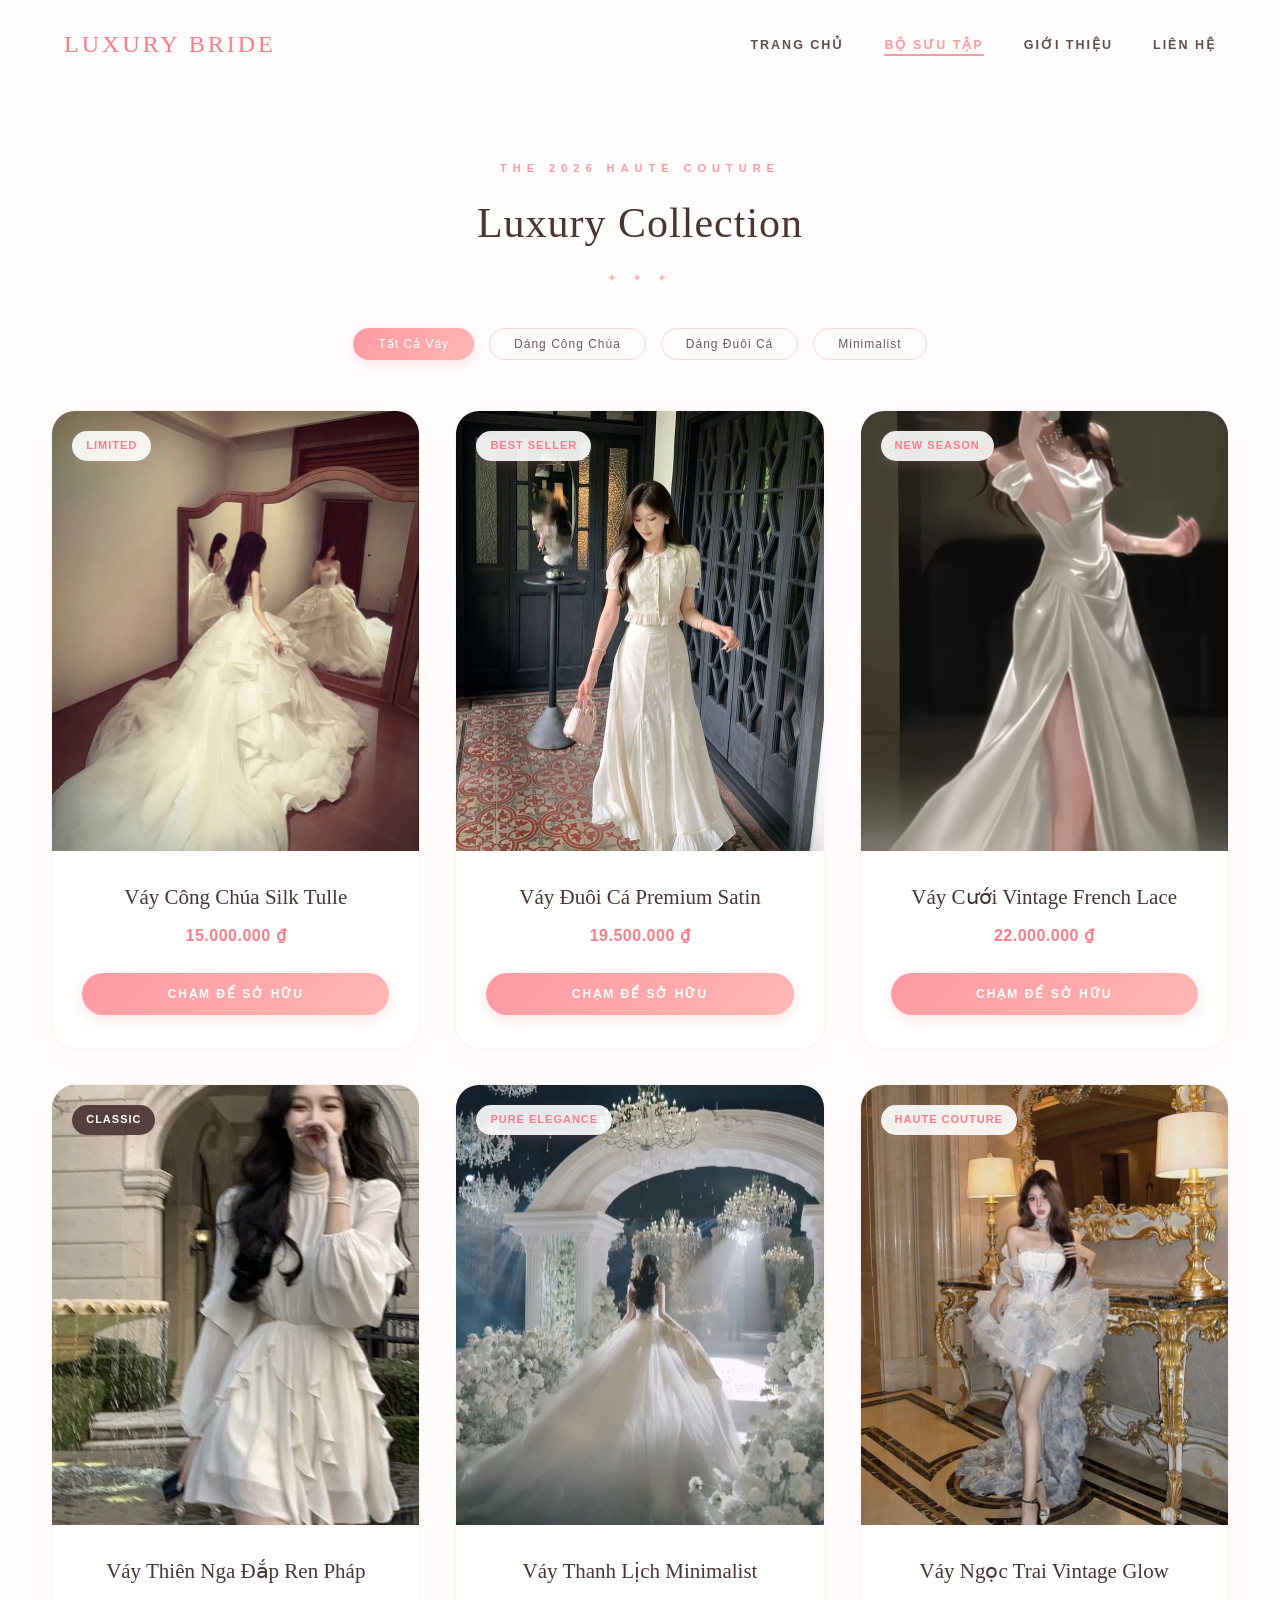
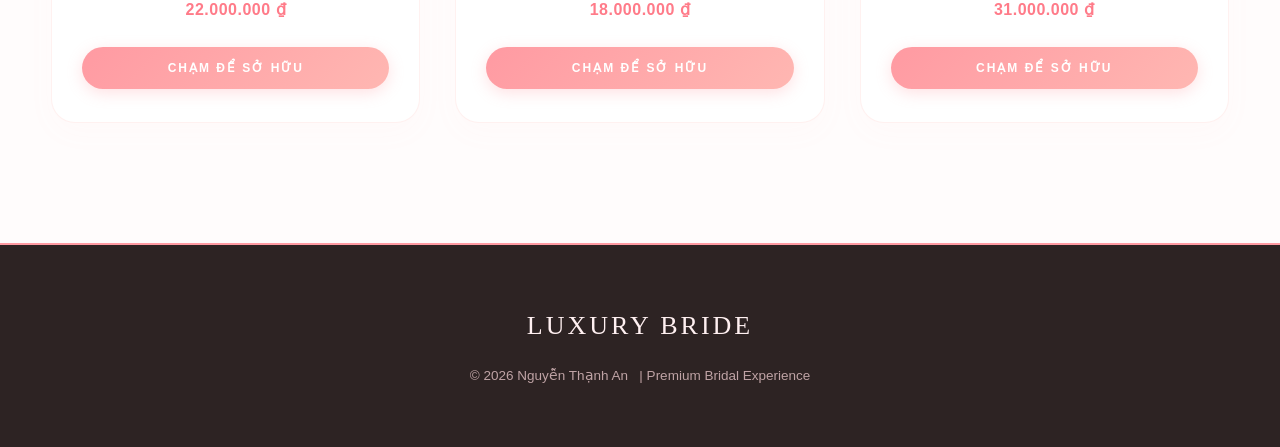
<file: trangchu.html>
<!DOCTYPE html>
<html lang="vi">
<link href="styles/default7.css" type="text/css" rel="stylesheet"/>

<script src="scrite/taitrang5.js" type="text/javascript"></script>

<!DOCTYPE html>
<html lang="vi">
<head>
    <meta charset="UTF-8">
    <meta name="viewport" content="width=device-width, initial-scale=1.0">
    <title>Bộ Sưu Tập Premium - Luxury Bride</title>
    <link href="styles/default7.css" type="text/css" rel="stylesheet"/>
</head>
<body>

<nav class="navbar scrolled">
    <div class="nav-container">
        <a href="index.html" class="nav-logo">Luxury Bride</a>
        <ul class="nav-menu">
            <li><a href="index.html">Trang Chủ</a></li>
            <li><a href="sanpham.html" class="active">Bộ Sưu Tập</a></li>
            <li><a href="gioithieu.html">Giới Thiệu</a></li>
            <li><a href="lienhe.html">Liên Hệ</a></li>
        </ul>
    </div>
</nav>

<div class="collection-header">
    <span class="collection-subtitle">The 2026 Haute Couture</span>
    <h2 class="collection-title">Luxury Collection</h2>
    <div class="collection-divider">✦  ✦  ✦</div>
</div>

<div class="collection-filter">
    <button class="filter-tab active">Tất Cả Váy</button>
    <button class="filter-tab">Dáng Công Chúa</button>
    <button class="filter-tab">Dáng Đuôi Cá</button>
    <button class="filter-tab">Minimalist</button>
</div>

<section class="products-grid-premium">
    
    <div class="card-premium">
        <div class="img-wrapper"> 
            <span class="luxury-tag">Limited</span>
            <img src="image/2a9ccee4ad9227e139180ed3a18d23a5.jpg" alt="Váy Công Chúa"> 
        </div>
        <div class="card-details">
            <h3>Váy Công Chúa Silk Tulle</h3>
            <p class="price-tag">15.000.000 ₫</p>
            <div class="cta-wrapper">
                <button class="btn-luxury-init" onclick="showActions(this)">
                    <span>Chạm Để Sở Hữu</span>
                </button>
                <div class="action-luxury-group">
                    <button class="btn-luxury-confirm" onclick="location.href='dat.html'">Đặt Lịch Hẹn</button>
                    <button class="btn-luxury-cancel" onclick="hideActions(this)">Hủy</button>
                </div>
            </div>
        </div>
    </div>

    <div class="card-premium">
        <div class="img-wrapper">
            <span class="luxury-tag">Best Seller</span>
            <img src="image/54a3bb404f262476ec4366294cd08570.jpg" alt="Váy Thanh Lịch">
        </div>
        <div class="card-details">
            <h3>Váy Đuôi Cá Premium Satin</h3>
            <p class="price-tag">19.500.000 ₫</p>
            <div class="cta-wrapper">
                <button class="btn-luxury-init" onclick="showActions(this)">
                    <span>Chạm Để Sở Hữu</span>
                </button>
                <div class="action-luxury-group">
                    <button class="btn-luxury-confirm" onclick="location.href='dat.html'">Đặt Lịch Hẹn</button>
                    <button class="btn-luxury-cancel" onclick="hideActions(this)">Hủy</button>
                </div>
            </div>
        </div>
    </div>

    <div class="card-premium">
        <div class="img-wrapper">
            <span class="luxury-tag">New Season</span>
            <img src="image/993f8fd9af822b2b621de5402b4a8a8f.jpg" alt="Váy Ren Pháp">
        </div>
        <div class="card-details">
            <h3>Váy Cưới Vintage French Lace</h3>
            <p class="price-tag">22.000.000 ₫</p>
            <div class="cta-wrapper">
                <button class="btn-luxury-init" onclick="showActions(this)">
                    <span>Chạm Để Sở Hữu</span>
                </button>
                <div class="action-luxury-group">
                    <button class="btn-luxury-confirm" onclick="location.href='dat.html'">Đặt Lịch Hẹn</button>
                    <button class="btn-luxury-cancel" onclick="hideActions(this)">Hủy</button>
                </div>
            </div>
        </div>
    </div>

    <div class="card-premium">
        <div class="img-wrapper">
            <span class="luxury-tag tag-dark">Classic</span>
            <img src="image/b13019320cb8586058aca950653006ed.jpg" alt="Váy Thiên Nga">
        </div>
        <div class="card-details">
            <h3>Váy Thiên Nga Đắp Ren Pháp</h3>
            <p class="price-tag">22.000.000 ₫</p>
            <div class="cta-wrapper">
                <button class="btn-luxury-init" onclick="showActions(this)">
                    <span>Chạm Để Sở Hữu</span>
                </button>
                <div class="action-luxury-group">
                    <button class="btn-luxury-confirm" onclick="location.href='dat.html'">Đặt Lịch Hẹn</button>
                    <button class="btn-luxury-cancel" onclick="hideActions(this)">Hủy</button>
                </div>
            </div>
        </div>
    </div>

    <div class="card-premium">
        <div class="img-wrapper">
            <span class="luxury-tag">Pure Elegance</span>
            <img src="image/63dbc4bee4028893c3099323f4df61d8.jpg" alt="Váy Minimalist">
        </div>
        <div class="card-details">
            <h3>Váy Thanh Lịch Minimalist</h3>
            <p class="price-tag">18.000.000 ₫</p>
            <div class="cta-wrapper">
                <button class="btn-luxury-init" onclick="showActions(this)">
                    <span>Chạm Để Sở Hữu</span>
                </button>
                <div class="action-luxury-group">
                    <button class="btn-luxury-confirm" onclick="location.href='dat.html'">Đặt Lịch Hẹn</button>
                    <button class="btn-luxury-cancel" onclick="hideActions(this)">Hủy</button>
                </div>
            </div>
        </div>
    </div>

    <div class="card-premium">
        <div class="img-wrapper">
            <span class="luxury-tag">Haute Couture</span>
            <img src="image/6bbc26129280e254a7f8fd083cddbd79.jpg" alt="Váy Ngọc Trai">
        </div>
        <div class="card-details">
            <h3>Váy Ngọc Trai Vintage Glow</h3>
            <p class="price-tag">31.000.000 ₫</p>
            <div class="cta-wrapper">
                <button class="btn-luxury-init" onclick="showActions(this)">
                    <span>Chạm Để Sở Hữu</span>
                </button>
                <div class="action-luxury-group">
                  <button class="btn-luxury-confirm" onclick="location.href='dat.html'">Đặt Lịch Hẹn</button>
                    <button class="btn-luxury-cancel" onclick="hideActions(this)">Hủy</button>
                </div>
            </div>
        </div>
    </div>

</section>

<footer>
    <div class="footer-brand">Luxury Bride</div>
    <p>© 2026 Nguyễn Thạnh An&nbsp; &nbsp;| Premium Bridal Experience</p>
</footer>

<script>
    function showActions(button) {
        button.style.opacity = '0';
        setTimeout(() => {
            button.style.display = 'none';
            const actionGroup = button.nextElementSibling;
            actionGroup.style.display = 'flex';
            setTimeout(() => actionGroup.style.opacity = '1', 50);
        }, 200);
    }

    function hideActions(button) {
        const actionGroup = button.parentElement;
        actionGroup.style.opacity = '0';
        setTimeout(() => {
            actionGroup.style.display = 'none';
            const initButton = actionGroup.previousElementSibling;
            initButton.style.display = 'block';
            setTimeout(() => initButton.style.opacity = '1', 50);
        }, 200);
    }
</script>

<script src="scrite/taitrang5.js" type="text/javascript"></script>
</body>
</html>
</file>
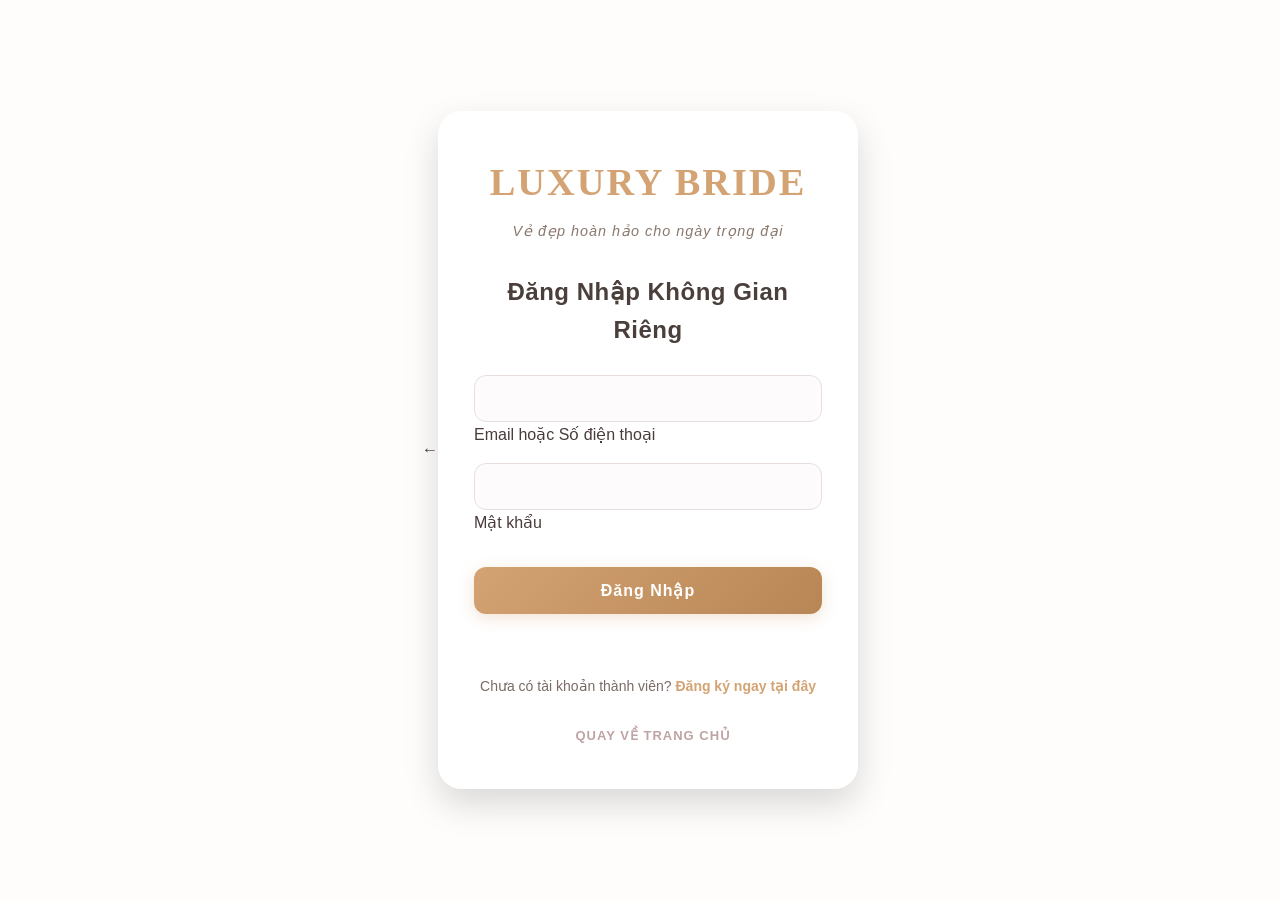
<file: đangnhap.html>
<!DOCTYPE html>
<html lang="vi">
	<script src="scrite/taitrang1.js" type="text/javascript"></script>
	<link href="styles/default1.css" type="text/css" rel="stylesheet"/>
<!DOCTYPE html>
<html lang="vi">
<head>
    <meta charset="UTF-8">
    <meta name="viewport" content="width=device-width, initial-scale=1.0">
    <title>Luxury Bride - Đăng Nhập</title>
    <link href="styles/default7.css" type="text/css" rel="stylesheet"/>
</head>
<body class="auth-body">

    <div id="draggable-back-btn" class="floating-back-btn" onclick="goToHome(event)" title="Quay về trang chủ">
        <span>←</span>
    </div>

    <div class="auth-wrapper">
        <div class="form-box">

            <div class="logo">
                <h1>Luxury Bride</h1>
                <div class="divider-line"></div>
                <p>Vẻ đẹp hoàn hảo cho ngày trọng đại</p>
            </div>

            <h2>Đăng Nhập Không Gian Riêng</h2>

            <form id="loginForm" novalidate>
                <div class="input-group">
                    <input type="text" id="username" required placeholder=" ">
                    <label for="username">Email hoặc Số điện thoại</label>
                    <span class="error-msg" id="userError"></span>
                </div>

                <div class="input-group">
                    <input type="password" id="password" required placeholder=" ">
                    <label for="password">Mật khẩu</label>
                    <span class="error-msg" id="passError"></span>
                </div>

                <button type="submit" class="btn-auth">Đăng Nhập</button>
            </form>

            <p id="thongbao"></p>

            <div class="switch-page">
                Chưa có tài khoản thành viên? <a href="đăngkys.html">Đăng ký ngay tại đây</a>
            </div>
            
            <div class="back-home-link">
    <a href="lienhe.html">
        <span class="icon-heart">&nbsp;</span> Quay về Trang Chủ
    </a>
</div>
        </div>
    </div>

    <script src="scrite/taitrang5.js" type="text/javascript"></script>
</body>
</html>
</file>
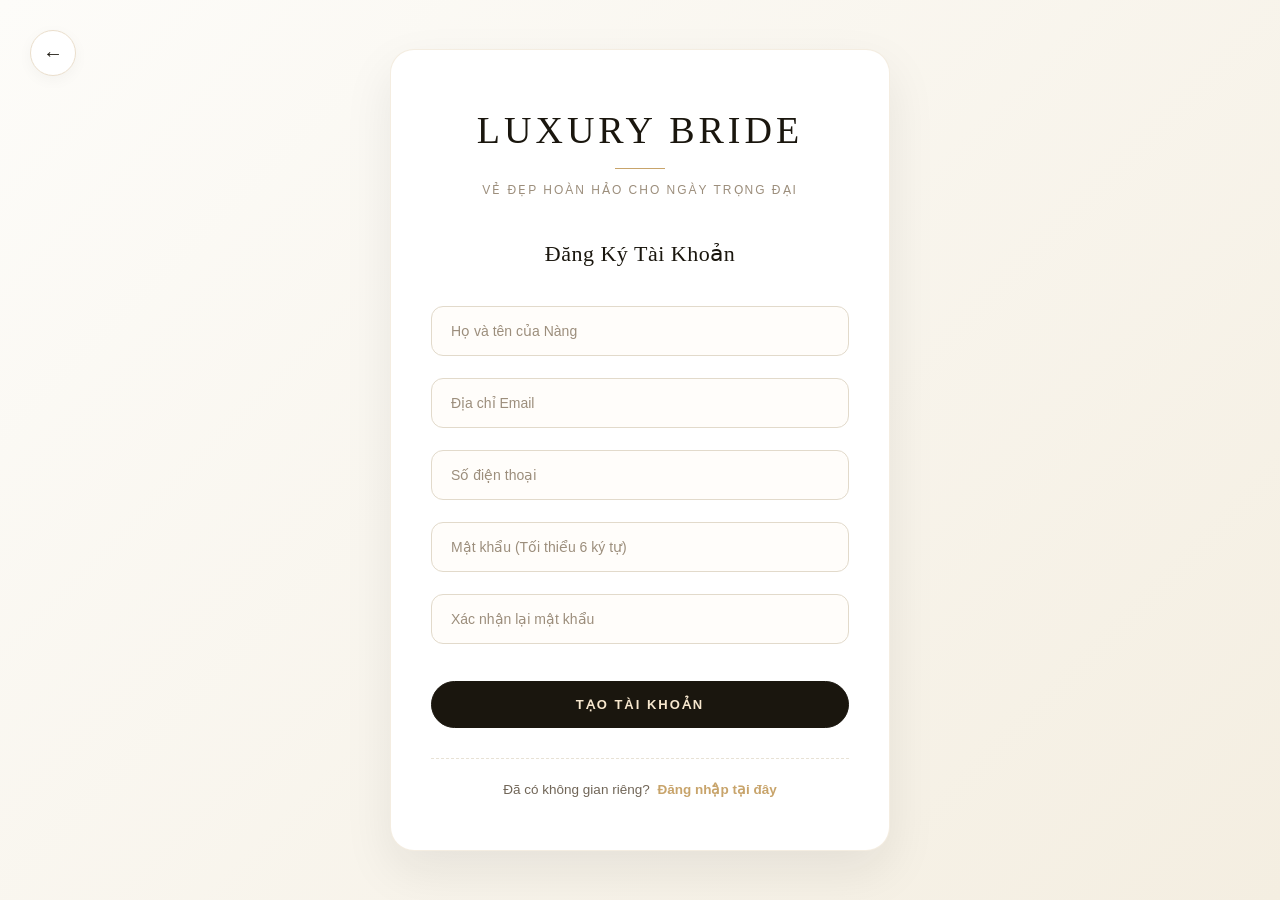
<file: đăngkys.html>
<!DOCTYPE html>
<html lang="vi">
<script src="scrite/taitrang2.js" type="text/javascript"></script>
<link href="styles/default3.css" type="text/css" rel="stylesheet"/>
<!DOCTYPE html>
<html lang="vi">
<head>
    <meta charset="UTF-8">
    <meta name="viewport" content="width=device-width, initial-scale=1.0">
    <title>Luxury Bride - Đăng Ký Tài Khoản</title>
    <link href="styles/default7.css" type="text/css" rel="stylesheet"/>
</head>
<body class="auth-body">

    <div id="draggable-back-btn" class="floating-back-btn" onclick="goToHome(event)" title="Quay về trang chủ">
        <span>←</span>
    </div>

    <div class="auth-wrapper">
        <div class="form-box">

            <div class="logo">
                <h1>Luxury Bride</h1>
                <div class="divider-line"></div>
                <p>Vẻ đẹp hoàn hảo cho ngày trọng đại</p>
            </div>

            <h2>Đăng Ký Tài Khoản</h2>

            <form id="registerForm" novalidate>
                <div class="input-group">
                    <input type="text" id="fullname" required placeholder=" ">
                    <label for="fullname">Họ và tên của Nàng</label>
                    <span class="error-msg" id="nameError"></span>
                </div>

                <div class="input-group">
                    <input type="email" id="email" required placeholder=" ">
                    <label for="email">Địa chỉ Email</label>
                    <span class="error-msg" id="emailError"></span>
                </div>

                <div class="input-group">
                    <input type="tel" id="phone" required placeholder=" ">
                    <label for="phone">Số điện thoại</label>
                    <span class="error-msg" id="phoneError"></span>
                </div>

                <div class="input-group">
                    <input type="password" id="password" required placeholder=" ">
                    <label for="password">Mật khẩu (Tối thiểu 6 ký tự)</label>
                    <span class="error-msg" id="passwordError"></span>
                </div>

                <div class="input-group">
                    <input type="password" id="re-password" required placeholder=" ">
                    <label for="re-password">Xác nhận lại mật khẩu</label>
                    <span class="error-msg" id="rePasswordError"></span>
                </div>

                <button type="submit" class="btn-auth">Tạo Tài Khoản</button>
            </form>

            <p id="thongbao"></p>

            <div class="switch-page">
                Đã có không gian riêng? <a href="đangnhap.html">Đăng nhập tại đây</a>
            </div>

        </div>
    </div>

    <script src="scrite/taitrang5.js" type="text/javascript"></script>
</body>
</html>
</file>
<file: styles/default2.css>
/* ==========================================================================
   ✨ LUXURY BRIDE - BẢN THIẾT KẾ BOUTIQUE HOÀNG GIA PHÁP SIÊU XỊN
   ========================================================================== */

/* Nền tổng thể mềm mịn như lụa satin */
.collection-body {
    background: radial-gradient(circle at top, #fff5f6 0%, #fffafb 100%);
}

/* Tiêu đề thơ mộng phong cách Pháp */
.title-block-luxury {
    text-align: center;
    margin-bottom: 50px;
}

.title-block-luxury .subtitle {
    font-family: 'Segoe UI', sans-serif;
    font-size: 11px;
    letter-spacing: 5px;
    text-transform: uppercase;
    color: #ff9aa2;
    font-weight: 600;
    display: block;
    margin-bottom: 10px;
}

.title-block-luxury h2 {
    font-family: 'Playfair Display', Georgia, serif;
    font-size: 38px;
    color: #443333;
    font-weight: 300;
    letter-spacing: 1px;
}

.divider-diamond {
    color: #ffb7b2;
    font-size: 12px;
    margin-top: 10px;
    letter-spacing: 6px;
}

/* Lưới sản phẩm tỉ lệ vàng */
.products-grid-premium {
    display: grid;
    grid-template-columns: repeat(auto-fit, minmax(320px, 1fr));
    gap: 40px;
    width: 90%;
    max-width: 1200px;
    margin: 0 auto 100px;
}

/* Thẻ Váy Cưới Hiệu Ứng Đổ Bóng Mờ Thơ Mộng */
.card-premium {
    background: rgba(255, 255, 255, 0.7);
    backdrop-filter: blur(10px);
    -webkit-backdrop-filter: blur(10px);
    border-radius: 30px; /* Góc bo tròn siêu mềm mại nữ tính */
    overflow: hidden;
    border: 1px solid rgba(255, 183, 178, 0.2);
    box-shadow: 0 15px 35px rgba(255, 183, 178, 0.08);
    transition: all 0.4s cubic-bezier(0.16, 1, 0.3, 1);
}

.card-premium:hover {
    transform: translateY(-8px);
    box-shadow: 0 25px 50px rgba(255, 154, 162, 0.18);
    border-color: rgba(255, 154, 162, 0.5);
    background: #ffffff;
}

/* Khung bọc ảnh phong cách tạp chí thời trang */
.img-wrapper {
    position: relative;
    width: 100%;
    height: 440px;
    overflow: hidden;
    background: #fff5f5;
}

.img-wrapper img {
    width: 100%;
    height: 100%;
    object-fit: cover;
    transition: transform 0.8s cubic-bezier(0.16, 1, 0.3, 1);
}

.card-premium:hover .img-wrapper img {
    transform: scale(1.05);
}

/* Nhãn Tag nhỏ xinh trên góc váy */
.luxury-tag {
    position: absolute;
    top: 20px;
    left: 20px;
    background: rgba(255, 255, 255, 0.9);
    border: 1px solid #ffb7b2;
    color: #ff9aa2;
    padding: 6px 14px;
    font-size: 10px;
    text-transform: uppercase;
    font-weight: 600;
    letter-spacing: 1.5px;
    border-radius: 20px;
    z-index: 2;
    box-shadow: 0 4px 10px rgba(0,0,0,0.03);
}

/* Chi tiết thẻ */
.card-details {
    padding: 30px 25px;
    text-align: center;
}

.card-details h3 {
    font-family: 'Playfair Display', Georgia, serif;
    font-size: 21px;
    color: #3d2e2e;
    font-weight: 400;
    margin-bottom: 8px;
}

.price-tag {
    color: #ff9aa2;
    font-size: 17px;
    font-weight: 600;
    letter-spacing: 0.5px;
    margin-bottom: 25px;
}

/* Nút bấm Satin Phát Sáng Siêu Xịn */
.btn-luxury-init {
    width: 100%;
    padding: 15px;
    border: none;
    border-radius: 30px;
    background: linear-gradient(135deg, #ff9aa2, #ffb7b2);
    color: white;
    font-size: 12px;
    font-weight: 600;
    text-transform: uppercase;
    letter-spacing: 2px;
    cursor: pointer;
    box-shadow: 0 5px 20px rgba(255, 154, 162, 0.25);
    transition: all 0.3s ease;
}

.btn-luxury-init:hover {
    box-shadow: 0 8px 25px rgba(255, 154, 162, 0.45);
    transform: translateY(-1px);
}

/* Cụm tương tác khi chọn mua */
.action-luxury-group {
    display: none;
    opacity: 0;
    gap: 12px;
    width: 100%;
    transition: opacity 0.3s ease;
}

.btn-luxury-confirm {
    flex: 1;
    padding: 15px;
    border: none;
    border-radius: 30px;
    background: #ff4d6d;
    color: white;
    font-size: 12px;
    font-weight: 600;
    text-transform: uppercase;
    letter-spacing: 1px;
    cursor: pointer;
    box-shadow: 0 5px 15px rgba(255, 77, 109, 0.25);
    transition: all 0.2s ease;
}

.btn-luxury-confirm:hover {
    background: #ff2a51;
}

.btn-luxury-cancel {
    padding: 15px 25px;
    border: 1px solid #ffd5d8;
    border-radius: 30px;
    background: #fff5f6;
    color: #ff9aa2;
    font-size: 12px;
    font-weight: 600;
    text-transform: uppercase;
    cursor: pointer;
    transition: all 0.2s ease;
}

.btn-luxury-cancel:hover {
    background: #ff9aa2;
    color: white;
    border-color: #ff9aa2;
}

/* Tối ưu màn hình Mobile mượt mà */
@media (max-width: 768px) {
    .products-grid-premium {
        grid-template-columns: 1fr;
        gap: 30px;
        width: 92%;
    }
    .img-wrapper {
        height: 380px;
    }
    .title-block-luxury h2 {
        font-size: 30px;
    }
}
</file>
<file: styles/default7.css>
@charset "utf-8";

/* ==========================================================================
   🌸 CHỦ ĐỀ: ROMANTIC PINK BOUTIQUE (HỒNG PASTEL THƠ MỘNG & SANG CHẢNH)
   ========================================================================== */

/* --- 1. ĐỊNH DẠNG NỀN TẢNG --- */
* {
    margin: 0;
    padding: 0;
    box-sizing: border-box;
    font-family: 'Segoe UI', Tahoma, Geneva, Verdana, sans-serif;
}

html {
    scroll-behavior: smooth;
}

body {
    background: #fffcfc; 
    color: #4a3b3b; 
    line-height: 1.6;
    -webkit-font-smoothing: antialiased;
}

/* --- 2. THANH MENU NAVBAR KÍNH MỜ CAO CẤP --- */
.navbar {
    position: fixed;
    top: 0; left: 0; width: 100%;
    z-index: 999;
    padding: 25px 0;
    transition: all 0.4s cubic-bezier(0.16, 1, 0.3, 1);
}

.navbar.scrolled {
    padding: 14px 0;
    background: rgba(255, 255, 255, 0.85) !important;
    backdrop-filter: blur(20px) !important;
    -webkit-backdrop-filter: blur(20px) !important;
    box-shadow: 0 10px 40px rgba(255, 154, 162, 0.08) !important;
    border-bottom: 1px solid rgba(255, 183, 178, 0.3);
}

.nav-container {
    width: 90%;
    max-width: 1200px;
    margin: auto;
    display: flex;
    justify-content: space-between;
    align-items: center;
}

.nav-logo {
    font-family: 'Playfair Display', Georgia, serif;
    font-size: 24px;
    color: #ff7b89;
    text-decoration: none;
    letter-spacing: 3px;
    text-transform: uppercase;
    font-weight: 400;
}

.nav-menu {
    display: flex;
    align-items: center;
    list-style: none;
    gap: 40px;
}

.nav-menu a {
    text-decoration: none;
    color: #614e4e;
    font-size: 12.5px;
    font-weight: 600;
    text-transform: uppercase;
    letter-spacing: 2px;
    position: relative;
    padding-bottom: 4px;
    transition: color 0.3s ease;
}

.nav-menu a:hover, 
.nav-menu a.active {
    color: #ff9aa2 !important;
}

.nav-menu a::after {
    content: '';
    position: absolute;
    bottom: 0; left: 0; width: 0; height: 2px;
    background: #ff9aa2;
    border-radius: 2px;
    transition: width 0.3s ease;
}

.nav-menu a:hover::after,
.nav-menu a.active::after {
    width: 100%;
}

/* --- 3. CẤU TRÚC TIÊU ĐỀ TRANG KHÔNG GIAN BỘ SƯU TẬP --- */
.collection-header {
    margin-top: 160px; 
    text-align: center; 
    margin-bottom: 40px;
}

.collection-subtitle {
    font-size: 11px; 
    letter-spacing: 6px; 
    text-transform: uppercase; 
    color: #ff9aa2; 
    font-weight: 600; 
    display: block; 
    margin-bottom: 12px;
}

.collection-title {
    font-family: 'Playfair Display', serif; 
    font-size: 42px; 
    color: #4a3434; 
    font-weight: 300; 
    letter-spacing: 1px;
}

.collection-divider {
    color: #ffb7b2; 
    font-size: 12px; 
    margin-top: 12px; 
    letter-spacing: 6px;
}

/* --- 4. BỘ LỌC TABS THỜI TRANG --- */
.collection-filter {
    display: flex;
    justify-content: center;
    gap: 15px;
    margin-bottom: 50px;
    padding: 0 20px;
}

.filter-tab {
    background: transparent;
    border: 1px solid #ffd5d8;
    padding: 8px 24px;
    border-radius: 30px;
    font-size: 12px;
    letter-spacing: 1px;
    color: #6e5a5a;
    cursor: pointer;
    transition: all 0.3s ease;
}

.filter-tab.active, .filter-tab:hover {
    background: linear-gradient(135deg, #ff9aa2, #ffb7b2);
    color: white;
    border-color: transparent;
    box-shadow: 0 4px 12px rgba(255, 154, 162, 0.25);
}

/* --- 5. LƯỚI SẢN PHẨM SANG TRỌNG --- */
.products-grid-premium {
    display: grid;
    grid-template-columns: repeat(auto-fit, minmax(320px, 1fr));
    gap: 35px;
    width: 92%;
    max-width: 1200px;
    margin: 0 auto 120px;
}

.card-premium {
    background: #ffffff;
    border-radius: 24px;
    overflow: hidden;
    border: 1px solid rgba(255, 183, 178, 0.2);
    box-shadow: 0 10px 30px rgba(255, 154, 162, 0.03);
    transition: transform 0.4s cubic-bezier(0.16, 1, 0.3, 1), box-shadow 0.4s ease;
}

.card-premium:hover {
    transform: translateY(-8px);
    box-shadow: 0 20px 40px rgba(255, 154, 162, 0.15);
    border-color: #ff9aa2;
}

/* --- 6. KHUNG ẢNH & TAG BOUTIQUE --- */
.img-wrapper {
    position: relative;
    width: 100%;
    height: 440px;
    overflow: hidden;
    background: #fff5f6;
}

.img-wrapper img {
    width: 100%;
    height: 100%;
    object-fit: cover;
    transition: transform 0.6s cubic-bezier(0.16, 1, 0.3, 1);
}

.card-premium:hover .img-wrapper img {
    transform: scale(1.04);
}

.luxury-tag {
    position: absolute;
    top: 20px; left: 20px;
    background: rgba(255, 255, 255, 0.9);
    color: #ff7b89;
    font-size: 11px; font-weight: 700;
    padding: 6px 14px;
    border-radius: 20px;
    text-transform: uppercase;
    letter-spacing: 1px;
    box-shadow: 0 4px 12px rgba(255, 154, 162, 0.15);
    z-index: 5;
}

.luxury-tag.tag-dark {
    background: rgba(74, 52, 52, 0.9);
    color: #fff;
}

/* --- 7. CHI TIẾT THÔNG TIN VÁY --- */
.card-details {
    padding: 30px;
    text-align: center;
}

.card-details h3 {
    font-family: 'Playfair Display', Georgia, serif;
    font-size: 21px;
    color: #4a3434;
    margin-bottom: 8px;
    font-weight: 400;
}

.price-tag {
    font-size: 16px;
    color: #ff7b89;
    font-weight: 600;
    letter-spacing: 0.5px;
    margin-bottom: 22px;
}

/* --- 8. HỆ THỐNG NÚT BẤM "CHẠM ĐỂ SỞ HỮU" --- */
.cta-wrapper {
    position: relative;
    min-height: 48px;
    display: flex;
    justify-content: center;
    align-items: center;
}

.btn-luxury-init {
    width: 100%;
    padding: 14px;
    background: linear-gradient(135deg, #ff9aa2, #ffb7b2);
    color: white;
    border: none;
    border-radius: 30px;
    font-size: 12px;
    font-weight: 600;
    text-transform: uppercase;
    letter-spacing: 2px;
    cursor: pointer;
    box-shadow: 0 4px 15px rgba(255, 154, 162, 0.3);
    transition: all 0.3s cubic-bezier(0.16, 1, 0.3, 1);
}

.btn-luxury-init:hover {
    background: linear-gradient(135deg, #ffb7b2, #ff9aa2);
    transform: translateY(-2px);
    box-shadow: 0 8px 20px rgba(255, 154, 162, 0.45);
}

.action-luxury-group {
    display: none;
    opacity: 0;
    width: 100%;
    gap: 12px;
    transition: opacity 0.3s ease;
}

.btn-luxury-confirm {
    flex: 2;
    padding: 14px;
    background: #2d2323;
    color: #fff0f1;
    border: none;
    border-radius: 30px;
    font-size: 11px;
    font-weight: 600;
    text-transform: uppercase;
    letter-spacing: 1px;
    cursor: pointer;
    transition: background 0.3s, transform 0.2s;
}

.btn-luxury-confirm:hover {
    background: #4a3434;
    transform: translateY(-1px);
}

.btn-luxury-cancel {
    flex: 1;
    padding: 14px;
    background: #fff0f1;
    color: #a68f91;
    border: 1px solid #ffd5d8;
    border-radius: 30px;
    font-size: 11px;
    font-weight: 600;
    text-transform: uppercase;
    letter-spacing: 1px;
    cursor: pointer;
    transition: all 0.3s;
}

.btn-luxury-cancel:hover {
    background: #ffe5e7;
    color: #ff7b89;
}

/* --- 9. CHÂN TRANG FOOTER --- */
footer {
    background: #2d2323;
    color: #bfa3a5;
    text-align: center;
    padding: 60px 20px;
    font-size: 13.5px;
    border-top: 2px solid #ff9aa2;
}

.footer-brand {
    font-family: 'Playfair Display', Georgia, serif;
    font-size: 26px;
    color: #fff0f1;
    margin-bottom: 18px;
    text-transform: uppercase;
    letter-spacing: 3px;
}

/* --- 10. ĐÁP ỨNG GIAO DIỆN DI ĐỘNG (RESPONSIVE) --- */
@media (max-width: 768px) {
    .collection-header { margin-top: 130px; }
    .collection-title { font-size: 32px; }
    .collection-filter { flex-wrap: wrap; gap: 8px; }
    .filter-tab { padding: 6px 16px; font-size: 11px; }
    .img-wrapper { height: 380px; }
}
</file>
<file: styles/default4.css>
/* --- BỔ SUNG ĐỊNH DẠNG TRANG GIỚI THIỆU SANG TRỌNG --- */

/* Thanh thông báo ưu đãi ở trên cùng */
.top-bar {
    background: #16130d;
    color: #f7e7ce;
    text-align: center;
    padding: 8px 20px;
    font-size: 11px;
    letter-spacing: 2px;
    font-weight: 500;
    text-transform: uppercase;
    position: relative;
    z-index: 1001;
    border-bottom: 1px solid rgba(200, 164, 107, 0.2);
}

/* Đảm bảo navbar hít phía dưới top-bar chuẩn xác */
.top-bar + .navbar {
    top: 31px;
}

/* Căn chỉnh chiều cao Banner Giới Thiệu */
.luxury-header {
    height: 65vh;
    position: relative;
    overflow: hidden;
    display: flex;
    justify-content: center;
    align-items: center;
    text-align: center;
    color: white;
}

.luxury-header .header-bg {
    position: absolute;
    top: 0; left: 0; width: 100%; height: 100%;
    background: url("https://images.unsplash.com/photo-1519741497674-611481863552?auto=format&fit=crop&w=1600&q=80") center/cover no-repeat;
    z-index: 1;
}

.luxury-header .header-overlay {
    position: absolute;
    top: 0; left: 0; width: 100%; height: 100%;
    background: linear-gradient(to bottom, rgba(28, 25, 22, 0.5), rgba(28, 25, 22, 0.85));
    z-index: 2;
}

.luxury-header .banner {
    position: relative;
    z-index: 3;
    max-width: 850px;
    padding: 0 20px;
    margin-top: 40px;
}

.luxury-header h1 {
    font-family: 'Playfair Display', Georgia, serif;
    font-size: 56px;
    font-weight: 300;
    letter-spacing: 6px;
    text-transform: uppercase;
    color: #f7e7ce;
    margin-bottom: 10px;
}

.tagline {
    font-size: 15px;
    letter-spacing: 3px;
    text-transform: uppercase;
    color: #fffcf7;
    margin-bottom: 20px;
    font-weight: 400;
}

.sub-title {
    font-size: 14.5px;
    color: #e3ded5;
    line-height: 1.8;
    font-weight: 300;
    max-width: 700px;
    margin: 0 auto;
}

/* Nút quay về trang chủ dạng nổi có thể kéo thả tự do */
.btn-back-floating {
    position: fixed;
    bottom: 30px;
    left: 30px;
    width: 50px;
    height: 50px;
    background: white;
    border: 1px solid #eadecc;
    border-radius: 50%;
    display: flex;
    justify-content: center;
    align-items: center;
    box-shadow: 0 6px 20px rgba(0,0,0,0.06);
    cursor: move;
    z-index: 998;
    transition: transform 0.3s ease, box-shadow 0.3s ease;
}

.btn-back-floating:hover {
    transform: scale(1.05);
    box-shadow: 0 8px 25px rgba(200, 164, 107, 0.2);
}

.btn-back-floating svg {
    width: 20px;
    height: 20px;
    fill: #1a160e;
}

/* Khối nội dung giới thiệu chính */
.gioithieu {
    width: 90%;
    max-width: 1200px;
    margin: 90px auto;
    text-align: center;
}

.intro-lead {
    font-size: 18px;
    color: #4a4235;
    max-width: 800px;
    margin: 0 auto 60px;
    line-height: 1.9;
    font-weight: 300;
}

/* Hệ thống thẻ lưới tính năng */
.features-grid {
    display: grid;
    grid-template-columns: repeat(auto-fit, minmax(300px, 1fr));
    gap: 35px;
    margin-bottom: 70px;
}

.feature-card {
    background: white;
    padding: 45px 30px;
    border-radius: 16px;
    border: 1px solid rgba(200, 164, 107, 0.12);
    box-shadow: 0 4px 20px rgba(28, 25, 22, 0.02);
    transition: transform 0.4s cubic-bezier(0.16, 1, 0.3, 1), box-shadow 0.4s ease;
}

.feature-card:hover {
    transform: translateY(-6px);
    box-shadow: 0 12px 30px rgba(200, 164, 107, 0.12);
    border-color: #c8a46b;
}

.feature-icon {
    font-size: 38px;
    display: block;
    margin-bottom: 22px;
}

.feature-card h3 {
    font-family: 'Playfair Display', Georgia, serif;
    font-size: 21px;
    color: #1a160e;
    margin-bottom: 15px;
    font-weight: 500;
    letter-spacing: 0.5px;
}

.feature-card p {
    color: #6e6455;
    font-size: 14.5px;
    line-height: 1.7;
}

/* Khu vực nút kêu gọi khám phá hành trình */
.explore-action {
    margin-top: 30px;
}

.btn-explore {
    display: inline-block;
    text-decoration: none;
    background: #1a160e;
    color: #f7e7ce;
    border: 1px solid #1a160e;
    padding: 15px 45px;
    font-size: 12px;
    font-weight: 600;
    border-radius: 30px;
    text-transform: uppercase;
    letter-spacing: 2px;
    box-shadow: 0 4px 15px rgba(28, 25, 22, 0.15);
    transition: all 0.3s cubic-bezier(0.16, 1, 0.3, 1);
}

.btn-explore:hover {
    background: #c8a46b;
    border-color: #c8a46b;
    color: white;
    transform: translateY(-3px);
    box-shadow: 0 10px 25px rgba(200, 164, 107, 0.3);
}

/* Khối bọc tiêu đề tinh tế */
.title-block {
    text-align: center;
    margin-bottom: 40px;
}

.title-block .subtitle {
    font-size: 11px;
    letter-spacing: 4px;
    text-transform: uppercase;
    color: #c8a46b;
    display: block;
    margin-bottom: 10px;
}

.title-block h2 {
    font-family: 'Playfair Display', Georgia, serif;
    font-size: 34px;
    color: #1a160e;
    font-weight: 400;
}

/* Đồng bộ lớp phủ hộp chat mở rộng */
.ai-chat-box.open {
    opacity: 1 !important;
    pointer-events: auto !important;
    transform: translateY(0) !important;
}

/* Phản hồi di động tối ưu */
@media (max-width: 768px) {
    .luxury-header { height: 60vh; }
    .luxury-header h1 { font-size: 36px; letter-spacing: 4px; }
    .tagline { font-size: 13px; }
    .sub-title { font-size: 13px; line-height: 1.7; }
    .intro-lead { font-size: 15px; margin-bottom: 40px; }
    .features-grid { gap: 20px; }
    .feature-card { padding: 35px 20px; }
    .title-block h2 { font-size: 26px; }
    .btn-back-floating { bottom: 20px; left: 20px; width: 44px; height: 44px; }
}
</file>
<file: styles/default6.css>
@charset "utf-8";

/* --- 1. ĐỊNH DẠNG NỀN TẢNG --- */
* {
    margin: 0;
    padding: 0;
    box-sizing: border-box;
    font-family: 'Segoe UI', Tahoma, Geneva, Verdana, sans-serif;
}

html {
    scroll-behavior: smooth;
}

body {
    background: #fdfcf9; 
    color: #3a332a;
    line-height: 1.6;
    -webkit-font-smoothing: antialiased;
    padding-top: 0; /* Menu đè lên banner mượt mà */
}

/* --- THANH MENU ĐIỀU HƯỚNG SANG TRỌNG (MỚI THÊM) --- */
.navbar {
    position: fixed;
    top: 0;
    left: 0;
    width: 100%;
    z-index: 1000;
    padding: 25px 0;
    background: rgba(28, 25, 22, 0.15); /* Nền mờ trong suốt trên nền banner */
    border-bottom: 1px solid rgba(255, 255, 255, 0.1);
    backdrop-filter: blur(10px); /* Hiệu ứng kính mờ thời thượng */
    -webkit-backdrop-filter: blur(10px);
    transition: all 0.4s cubic-bezier(0.165, 0.84, 0.44, 1);
}

/* Class kích hoạt bằng JavaScript khi cuộn trang xuống */
.navbar.scrolled {
    padding: 15px 0;
    background: rgba(22, 19, 16, 0.95); /* Chuyển sang nền tối để nổi bật sản phẩm bên dưới */
    box-shadow: 0 4px 20px rgba(0, 0, 0, 0.15);
    border-bottom: 1px solid rgba(200, 164, 107, 0.2);
}

.nav-container {
    width: 90%;
    max-width: 1200px;
    margin: auto;
    display: flex;
    justify-content: space-between;
    align-items: center;
}

.nav-logo {
    font-family: 'Playfair Display', Georgia, serif;
    font-size: 22px;
    color: #f7e7ce;
    text-decoration: none;
    letter-spacing: 3px;
    text-transform: uppercase;
    font-weight: 300;
}

.nav-menu {
    display: flex;
    align-items: center;
    list-style: none;
    gap: 35px;
}

.nav-menu a {
    text-decoration: none;
    color: #f8f9fa;
    font-size: 12px;
    font-weight: 500;
    text-transform: uppercase;
    letter-spacing: 2px;
    transition: color 0.3s ease;
    position: relative;
    padding-bottom: 6px;
}

.nav-menu a:hover,
.nav-menu a.active {
    color: #c8a46b;
}

/* Hiệu ứng đường gạch chân trượt nhẹ khi di chuột qua menu */
.nav-menu a::after {
    content: '';
    position: absolute;
    bottom: 0;
    left: 50%;
    transform: translateX(-50%);
    width: 0;
    height: 1px;
    background: #c8a46b;
    transition: width 0.3s ease;
}

.nav-menu a:hover::after,
.nav-menu a.active::after {
    width: 100%;
}

/* --- BANNER ĐẦU TRANG SANG TRỌNG --- */
header {
    height: 70vh; /* Tăng nhẹ chiều cao để cân bằng khoảng trống với Menu */
    position: relative;
    overflow: hidden;
    display: flex;
    justify-content: center;
    align-items: center;
    text-align: center;
    color: white;
}

.header-bg {
    position: absolute;
    top: 0; left: 0; width: 100%; height: 100%;
    background: linear-gradient(rgba(28, 25, 22, 0.5), rgba(28, 25, 22, 0.85)),
                url("https://images.unsplash.com/photo-1519741497674-611481863552?auto=format&fit=crop&w=1600&q=80") center/cover no-repeat;
    z-index: 1;
    transform: scale(1.02);
}

.header-content {
    position: relative;
    z-index: 2;
    max-width: 800px;
    padding: 0 20px;
    margin-top: 60px; /* Đẩy chữ xuống một chút để tránh đè sát vào menu */
}

header h1 {
    font-family: 'Playfair Display', Georgia, serif;
    font-size: 52px;
    font-weight: 300;
    letter-spacing: 6px;
    text-transform: uppercase;
    color: #f7e7ce;
    text-shadow: 0 4px 25px rgba(0,0,0,0.4);
    margin-bottom: 12px;
}

header p {
    font-size: 16px;
    font-weight: 300;
    letter-spacing: 3px;
    color: #f8f9fa;
    text-transform: uppercase;
}

/* --- TIÊU ĐỀ BỘ SƯU TẬP --- */
.title {
    text-align: center;
    margin: 90px 0 60px 0;
}

.title h2 {
    font-family: 'Playfair Display', Georgia, serif;
    font-size: 34px;
    color: #1a160e;
    font-weight: 400;
    letter-spacing: 3px;
    position: relative;
    display: inline-block;
    padding-bottom: 20px;
    text-transform: uppercase;
}

.title h2::after {
    content: '';
    position: absolute;
    bottom: 0;
    left: 50%;
    transform: translateX(-50%);
    width: 50px;
    height: 1.5px;
    background: #c8a46b;
}

/* --- LƯỚI SẢN PHẨM --- */
.products {
    width: 90%;
    max-width: 1200px;
    margin: auto;
    display: grid;
    grid-template-columns: repeat(auto-fit, minmax(300px, 1fr));
    gap: 50px 35px;
    padding-bottom: 90px;
}

.card {
    background: white;
    border-radius: 16px;
    overflow: hidden;
    box-shadow: 0 6px 20px rgba(28, 25, 22, 0.03);
    border: 1px solid rgba(200, 164, 107, 0.12);
    transition: transform 0.5s cubic-bezier(0.165, 0.84, 0.44, 1), 
                box-shadow 0.5s ease, 
                border-color 0.5s ease;
}

.card:hover {
    transform: translateY(-8px);
    box-shadow: 0 15px 35px rgba(200, 164, 107, 0.15);
    border-color: #c8a46b;
}

.img-container {
    height: 450px;
    overflow: hidden;
    position: relative;
    background: #fcfbfa;
}

.img-container img {
    width: 100%;
    height: 100%;
    object-fit: cover;
    transition: transform 0.8s cubic-bezier(0.25, 0.46, 0.45, 0.94);
}

.card:hover .img-container img {
    transform: scale(1.04);
}

.card-content {
    padding: 28px 22px;
    text-align: center;
}

.card-content h3 {
    font-size: 19px;
    color: #1a160e;
    margin-bottom: 8px;
    font-weight: 500;
    letter-spacing: 0.5px;
}

.card-content p {
    color: #c8a46b;
    font-size: 17px;
    font-weight: 600;
    margin-bottom: 22px;
}

.card-content button {
    background: #1c1916;
    color: #f7e7ce;
    border: 1px solid #1c1916;
    padding: 12px 35px;
    font-size: 12px;
    font-weight: 600;
    border-radius: 25px;
    cursor: pointer;
    text-transform: uppercase;
    letter-spacing: 1.5px;
    transition: all 0.3s cubic-bezier(0.25, 0.46, 0.45, 0.94);
}

.card-content button:hover {
    background: #c8a46b;
    border-color: #c8a46b;
    color: white;
    box-shadow: 0 4px 15px rgba(200, 164, 107, 0.35);
}

/* --- KHỐI TƯ VẤN ĐĂNG KÝ --- */
.consultation {
    background: white;
    padding: 90px 20px;
    text-align: center;
    border-top: 1px solid rgba(200, 164, 107, 0.12);
}

.consultation h2 {
    font-family: 'Playfair Display', Georgia, serif;
    font-size: 30px;
    color: #1a160e;
    margin-bottom: 15px;
    font-weight: 400;
    letter-spacing: 1px;
}

.consultation p {
    max-width: 600px;
    margin: auto;
    margin-bottom: 35px;
    color: #706557;
    font-size: 15px;
}

.consultation-form {
    display: flex;
    justify-content: center;
    gap: 12px;
    flex-wrap: wrap;
}

.consultation-form input {
    width: 100%;
    max-width: 380px;
    padding: 14px 25px;
    border: 1px solid #e0dacd;
    border-radius: 25px;
    outline: none;
    font-size: 14px;
    transition: all 0.3s ease;
    background: #fffcf9;
}

.consultation-form input:focus {
    border-color: #c8a46b;
    box-shadow: 0 0 8px rgba(200, 164, 107, 0.25);
    background: white;
}

.consultation-form button {
    background: #1a160e;
    color: #f7e7ce;
    border: 1px solid #1a160e;
    padding: 14px 38px;
    border-radius: 25px;
    cursor: pointer;
    font-weight: 600;
    text-transform: uppercase;
    font-size: 12px;
    letter-spacing: 1.5px;
    transition: all 0.3s ease;
}

.consultation-form button:hover {
    background: #c8a46b;
    border-color: #c8a46b;
    color: white;
    box-shadow: 0 4px 12px rgba(200, 164, 107, 0.3);
}

/* --- KHU VỰC QUAY LẠI TRANG CHỦ PHÍA DƯỚI --- */
.back-to-home {
    text-align: center;
    padding: 60px 20px;
    background: #fdfcf9;
    border-top: 1px solid rgba(200, 164, 107, 0.08);
}

.back-to-home a {
    display: inline-flex;
    align-items: center;
    text-decoration: none;
    color: #1a160e;
    font-weight: 600;
    font-size: 12px;
    text-transform: uppercase;
    letter-spacing: 1.5px;
    border: 1px solid #1a160e;
    padding: 12px 35px;
    border-radius: 25px;
    transition: all 0.3s cubic-bezier(0.165, 0.84, 0.44, 1);
}

.back-to-home a:hover {
    background: #1a160e;
    color: #f7e7ce;
    transform: translateY(-2px);
    box-shadow: 0 6px 15px rgba(28, 25, 22, 0.12);
}

/* --- FOOTER ĐỒNG BỘ ĐẲNG CẤP --- */
footer {
    background: #16130d;
    color: #a39b8f;
    text-align: center;
    padding: 40px 20px;
    font-size: 13px;
    border-top: 2px solid #c8a46b;
    letter-spacing: 1px;
}

/* Tối ưu hiển thị di động */
@media (max-width: 768px) {
    .navbar {
        padding: 15px 0;
        background: rgba(22, 19, 16, 0.98); /* Trên di động nên để nền tối cố định */
    }
    .nav-container {
        flex-direction: column;
        gap: 10px;
    }
    .nav-menu {
        gap: 15px;
    }
    .nav-menu a {
        font-size: 11px;
        letter-spacing: 1.5px;
    }
    header h1 { font-size: 38px; letter-spacing: 4px; }
    header { height: 55vh; }
    .header-content { margin-top: 40px; }
    .title { margin: 60px 0 40px 0; }
    .title h2 { font-size: 28px; }
    .products { gap: 35px 20px; width: 92%; }
    .img-container { height: 380px; }
    .consultation { padding: 60px 20px; }
}
</file>
<file: styles/default1.css>
/* --- RESET CSS CƠ BẢN --- */
* {
    margin: 0;
    padding: 0;
    box-sizing: border-box;
    font-family: 'Segoe UI', Tahoma, Geneva, Verdana, sans-serif;
}
.back-home-link {
    text-align: center;
    margin-top: 25px;
}

.back-home-link a {
    text-decoration: none;
    color: #bfa3a5; /* Màu hồng xám dịu nhẹ lúc ẩn */
    text-transform: uppercase;
    font-weight: 600;
    letter-spacing: 1px;
    font-size: 13px;
    transition: all 0.3s ease;
    display: inline-flex;
    align-items: center;
    gap: 6px;
}

.back-home-link a:hover {
    color: #ff9aa2; /* Đổi sang hồng ngọt ngào khi di chuột */
    transform: translateY(-1px);
}
/* --- NỀN BODY SANG TRỌNG --- */
body {
    min-height: 100vh;
    display: flex;
    justify-content: center;
    align-items: center;
    /* Lớp phủ màu mịn màng kết hợp ảnh nền ngày cưới */
    background: linear-gradient(rgba(42, 35, 33, 0.45), rgba(212, 163, 115, 0.25)), 
                url("https://images.unsplash.com/photo-1520854221256-17451cc331bf?q=80&w=1600") center/cover no-repeat;
    padding: 20px;
}

/* --- KHUNG FORM ĐĂNG NHẬP (Hiệu ứng kính mờ Luxury) --- */
.form-box {
    width: 100%;
    max-width: 420px;
    background: rgba(255, 255, 255, 0.93);
    backdrop-filter: blur(10px); /* Làm mờ nhẹ nền phía sau */
    padding: 40px 35px;
    border-radius: 24px;
    box-shadow: 0 15px 35px rgba(0, 0, 0, 0.15);
    border: 1px solid rgba(255, 255, 255, 0.5);
    transition: transform 0.3s ease;
}

/* --- LOGO THƯƠNG HIỆU --- */
.logo {
    text-align: center;
    margin-bottom: 30px;
}

.logo h1 {
    font-family: 'Playfair Display', Georgia, serif;
    color: #d4a373; /* Tone màu Gold hoàng gia */
    font-size: 2.4rem;
    letter-spacing: 2px;
    text-transform: uppercase;
    margin-bottom: 6px;
}

.logo p {
    color: #8b786d;
    font-size: 0.9rem;
    font-style: italic;
    letter-spacing: 1px;
}

/* --- TIÊU ĐỀ ĐĂNG NHẬP --- */
h2 {
    text-align: center;
    margin-bottom: 25px;
    color: #4a3f3b;
    font-weight: 600;
    font-size: 1.5rem;
    letter-spacing: 0.5px;
}

/* --- Ô NHẬP LIỆU (INPUT) --- */
.input-group {
    margin-bottom: 16px;
}

input {
    width: 100%;
    padding: 14px 16px;
    border: 1px solid #e8dfdc;
    border-radius: 12px;
    font-size: 15px;
    color: #4a4a4a;
    background-color: #fdfbfc;
    transition: all 0.3s ease;
}

input:focus {
    outline: none;
    border-color: #d4a373;
    background-color: #ffffff;
    box-shadow: 0 0 0 4px rgba(212, 163, 115, 0.15);
}

/* --- NÚT BẤM ĐĂNG NHẬP --- */
button {
    width: 100%;
    padding: 14px;
    margin-top: 15px;
    border: none;
    border-radius: 12px;
    background: linear-gradient(135deg, #d4a373, #b88655);
    color: white;
    font-size: 16px;
    font-weight: 600;
    letter-spacing: 1px;
    cursor: pointer;
    box-shadow: 0 4px 15px rgba(212, 163, 115, 0.3);
    transition: all 0.3s ease;
}

button:hover {
    background: linear-gradient(135deg, #b88655, #9c7207);
    transform: translateY(-1px);
    box-shadow: 0 6px 20px rgba(212, 163, 115, 0.4);
}

button:active {
    transform: translateY(1px);
}

/* --- VÙNG THÔNG BÁO LỖI/THÀNH CÔNG --- */
#thongbao {
    text-align: center;
    margin-top: 15px;
    font-size: 14px;
    font-weight: 500;
    min-height: 21px; /* Giữ khung không bị giật khi thông báo xuất hiện */
}

/* --- LIÊN KẾT ĐIỀU HƯỚNG DƯỚI FORM --- */
.switch-page {
    text-align: center;
    margin-top: 25px;
    font-size: 14px;
    color: #7a6b65;
}

.switch-page a {
    text-decoration: none;
    color: #d4a373;
    font-weight: 600;
    transition: color 0.2s ease;
}

.switch-page a:hover {
    color: #b88655;
    text-decoration: underline;
}

.back-home {
    text-align: center;
    margin-top: 20px;
    font-size: 14px;
}

.back-home a {
    text-decoration: none;
    color: #a3948f;
    transition: color 0.2s ease;
}

.back-home a:hover {
    color: #4a3f3b;
}
</file>
<file: styles/default3.css>
/* ==========================================================================
   --- BỔ SUNG ĐỊNH DẠNG CHO TRANG ĐĂNG KÝ / ĐĂNG NHẬP ---
   ========================================================================== */

/* Nền trang đăng ký lãng mạn */
.auth-body {
    background: linear-gradient(135deg, #fdfcf9 0%, #f4eee1 100%);
    min-height: 100vh;
    display: flex;
    justify-content: center;
    align-items: center;
    padding: 40px 20px;
}

.auth-wrapper {
    width: 100%;
    max-width: 500px;
    perspective: 1000px;
}

/* Hộp Form Kính Mờ Đẳng Cấp */
.form-box {
    background: white;
    padding: 50px 40px;
    border-radius: 24px;
    border: 1px solid rgba(200, 164, 107, 0.2);
    box-shadow: 0 20px 50px rgba(28, 25, 22, 0.08);
    text-align: center;
}

/* Khối Logo thương hiệu */
.form-box .logo {
    margin-bottom: 35px;
}

.form-box .logo h1 {
    font-family: 'Playfair Display', Georgia, serif;
    font-size: 38px;
    color: #1a160e;
    letter-spacing: 4px;
    text-transform: uppercase;
    font-weight: 300;
}

.form-box .logo .divider-line {
    width: 50px;
    height: 1px;
    background: #c8a46b;
    margin: 8px auto 12px;
}

.form-box .logo p {
    font-size: 12px;
    text-transform: uppercase;
    letter-spacing: 2px;
    color: #9c8e7c;
}

/* Tiêu đề trang */
.form-box h2 {
    font-family: 'Playfair Display', Georgia, serif;
    font-size: 22px;
    color: #1a160e;
    margin-bottom: 35px;
    font-weight: 400;
    letter-spacing: 0.5px;
}

/* Cấu trúc Floating Label */
.form-box .input-group {
    position: relative;
    margin-bottom: 22px;
    text-align: left;
}

.form-box input {
    width: 100%;
    padding: 16px 20px;
    border: 1px solid #e2dacb;
    border-radius: 12px;
    outline: none;
    font-size: 14.5px;
    background: #fffdfa;
    color: #1a160e;
    transition: all 0.3s ease;
}

.form-box .input-group label {
    position: absolute;
    left: 20px;
    top: 50%;
    transform: translateY(-50%);
    color: #9c8e7c;
    font-size: 14px;
    pointer-events: none;
    transition: all 0.3s ease;
}

/* Hiệu ứng khi bấm vào ô nhập liệu hoặc ô đã có chữ */
.form-box input:focus {
    border-color: #c8a46b;
    background: white;
    box-shadow: 0 4px 12px rgba(200, 164, 107, 0.06);
}

.form-box input:focus ~ label,
.form-box input:not(:placeholder-shown) ~ label {
    top: 0;
    font-size: 11.5px;
    color: #c8a46b;
    background: white;
    padding: 0 6px;
    transform: translateY(-50%) translateX(-4px);
}

/* Thông báo lỗi dưới mỗi ô */
.form-box .error-msg {
    color: #cc3333;
    font-size: 11.5px;
    display: block;
    margin-top: 4px;
    padding-left: 6px;
}

/* Nút đăng ký chính */
.btn-auth {
    width: 100%;
    background: #1a160e;
    color: #f7e7ce;
    border: 1px solid #1a160e;
    padding: 15px;
    border-radius: 30px;
    font-weight: 600;
    font-size: 13px;
    text-transform: uppercase;
    letter-spacing: 2px;
    cursor: pointer;
    transition: all 0.3s ease;
    margin-top: 15px;
}

.btn-auth:hover {
    background: #c8a46b;
    border-color: #c8a46b;
    color: white;
    box-shadow: 0 6px 20px rgba(200, 164, 107, 0.3);
    transform: translateY(-1px);
}

/* Nhãn thông báo chung bên dưới */
#thongbao {
    margin-top: 15px;
    font-size: 14px;
    font-weight: 500;
}

/* Khu vực liên kết chuyển trang */
.switch-page {
    margin-top: 30px;
    padding-top: 20px;
    border-top: 1px dashed #e8e2d5;
    font-size: 13.5px;
    color: #706557;
}

.switch-page a {
    color: #c8a46b;
    text-decoration: none;
    font-weight: 600;
    margin-left: 4px;
    transition: color 0.2s ease;
}

.switch-page a:hover {
    color: #1a160e;
}

/* Nút quay lại dạng tròn lơ lửng */
.floating-back-btn {
    position: fixed;
    top: 30px;
    left: 30px;
    width: 46px;
    height: 46px;
    background: white;
    border: 1px solid #eadecc;
    border-radius: 50%;
    display: flex;
    justify-content: center;
    align-items: center;
    cursor: pointer;
    box-shadow: 0 4px 15px rgba(0,0,0,0.04);
    z-index: 100;
    transition: all 0.3s ease;
}

.floating-back-btn:hover {
    background: #1a160e;
    border-color: #1a160e;
}

.floating-back-btn span {
    font-size: 20px;
    color: #1a160e;
    transition: color 0.3s ease;
    line-height: 1;
}

.floating-back-btn:hover span {
    color: #f7e7ce;
}

/* Tương thích di động */
@media (max-width: 480px) {
    .form-box {
        padding: 40px 20px;
    }
    .form-box .logo h1 {
        font-size: 32px;
    }
    .floating-back-btn {
        top: 15px;
        left: 15px;
    }
}
</file>
